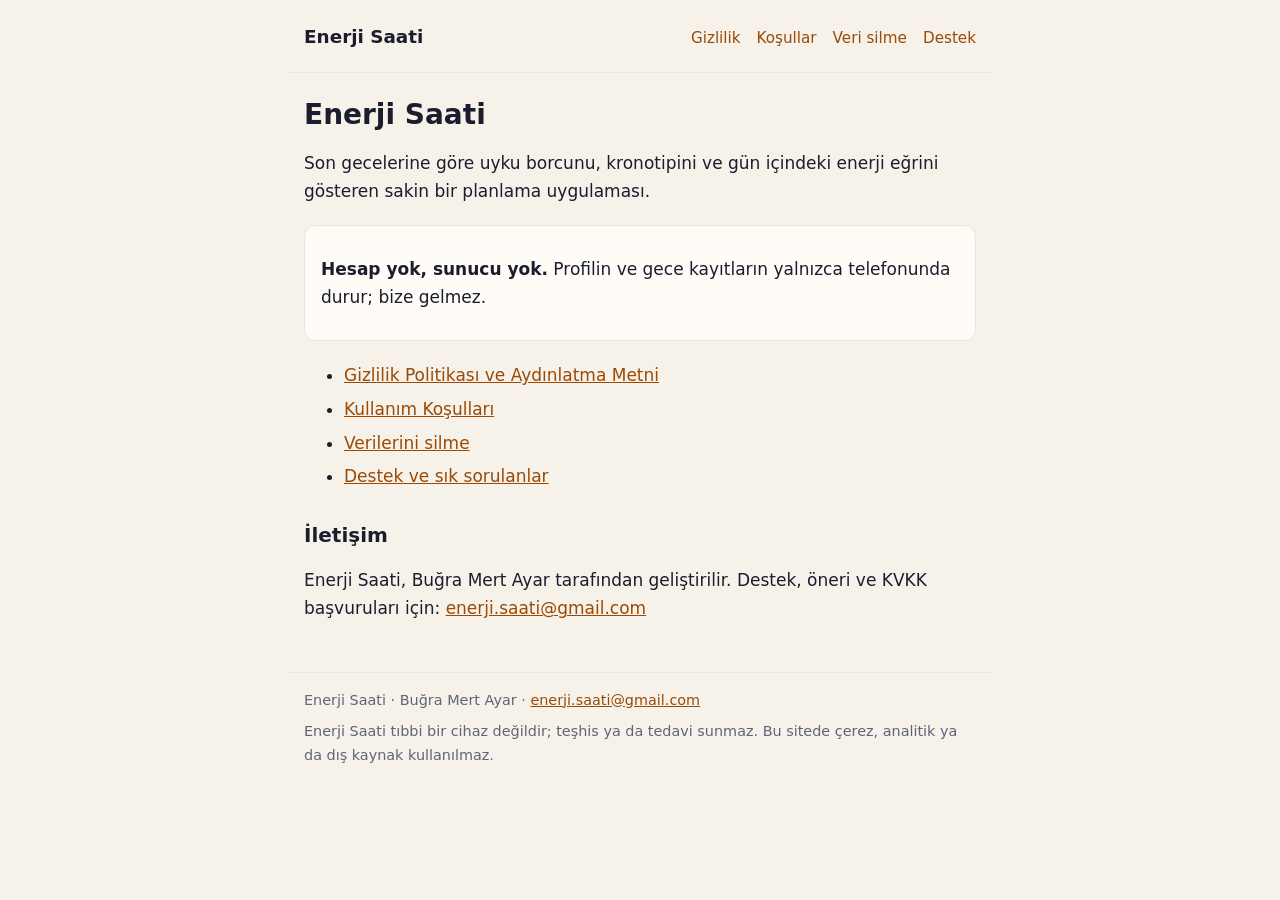
<file: index.html>
<!doctype html>
<html lang="tr">
<head>
<meta charset="utf-8">
<meta name="viewport" content="width=device-width, initial-scale=1">
<title>Enerji Saati</title>
<meta name="description" content="Enerji Saati: uyku borcunu ve gün içindeki enerji eğrini gösteren uygulama. Gizlilik politikası, kullanım koşulları ve destek.">
<link rel="stylesheet" href="style.css">
</head>
<body>
<header class="site-header">
<a class="brand" href="index.html" aria-current="page">Enerji Saati</a>
<nav aria-label="Yasal sayfalar">
<a href="gizlilik.html">Gizlilik</a>
<a href="kosullar.html">Koşullar</a>
<a href="veri-silme.html">Veri silme</a>
<a href="destek.html">Destek</a>
</nav>
</header>
<main>
<h1>Enerji Saati</h1>
<p>Son gecelerine göre uyku borcunu, kronotipini ve gün içindeki enerji eğrini gösteren sakin bir planlama uygulaması.</p>
<div class="notice">
<p><strong>Hesap yok, sunucu yok.</strong> Profilin ve gece kayıtların yalnızca telefonunda durur; bize gelmez.</p>
</div>
<ul>
<li><a href="gizlilik.html">Gizlilik Politikası ve Aydınlatma Metni</a></li>
<li><a href="kosullar.html">Kullanım Koşulları</a></li>
<li><a href="veri-silme.html">Verilerini silme</a></li>
<li><a href="destek.html">Destek ve sık sorulanlar</a></li>
</ul>
<h2>İletişim</h2>
<p>Enerji Saati, Buğra Mert Ayar tarafından geliştirilir. Destek, öneri ve KVKK başvuruları için: <a href="mailto:enerji.saati@gmail.com">enerji.saati@gmail.com</a></p>
</main>
<footer class="site-footer">
<p>Enerji Saati · Buğra Mert Ayar · <a href="mailto:enerji.saati@gmail.com">enerji.saati@gmail.com</a></p>
<p>Enerji Saati tıbbi bir cihaz değildir; teşhis ya da tedavi sunmaz. Bu sitede çerez, analitik ya da dış kaynak kullanılmaz.</p>
</footer>
</body>
</html>
</file>
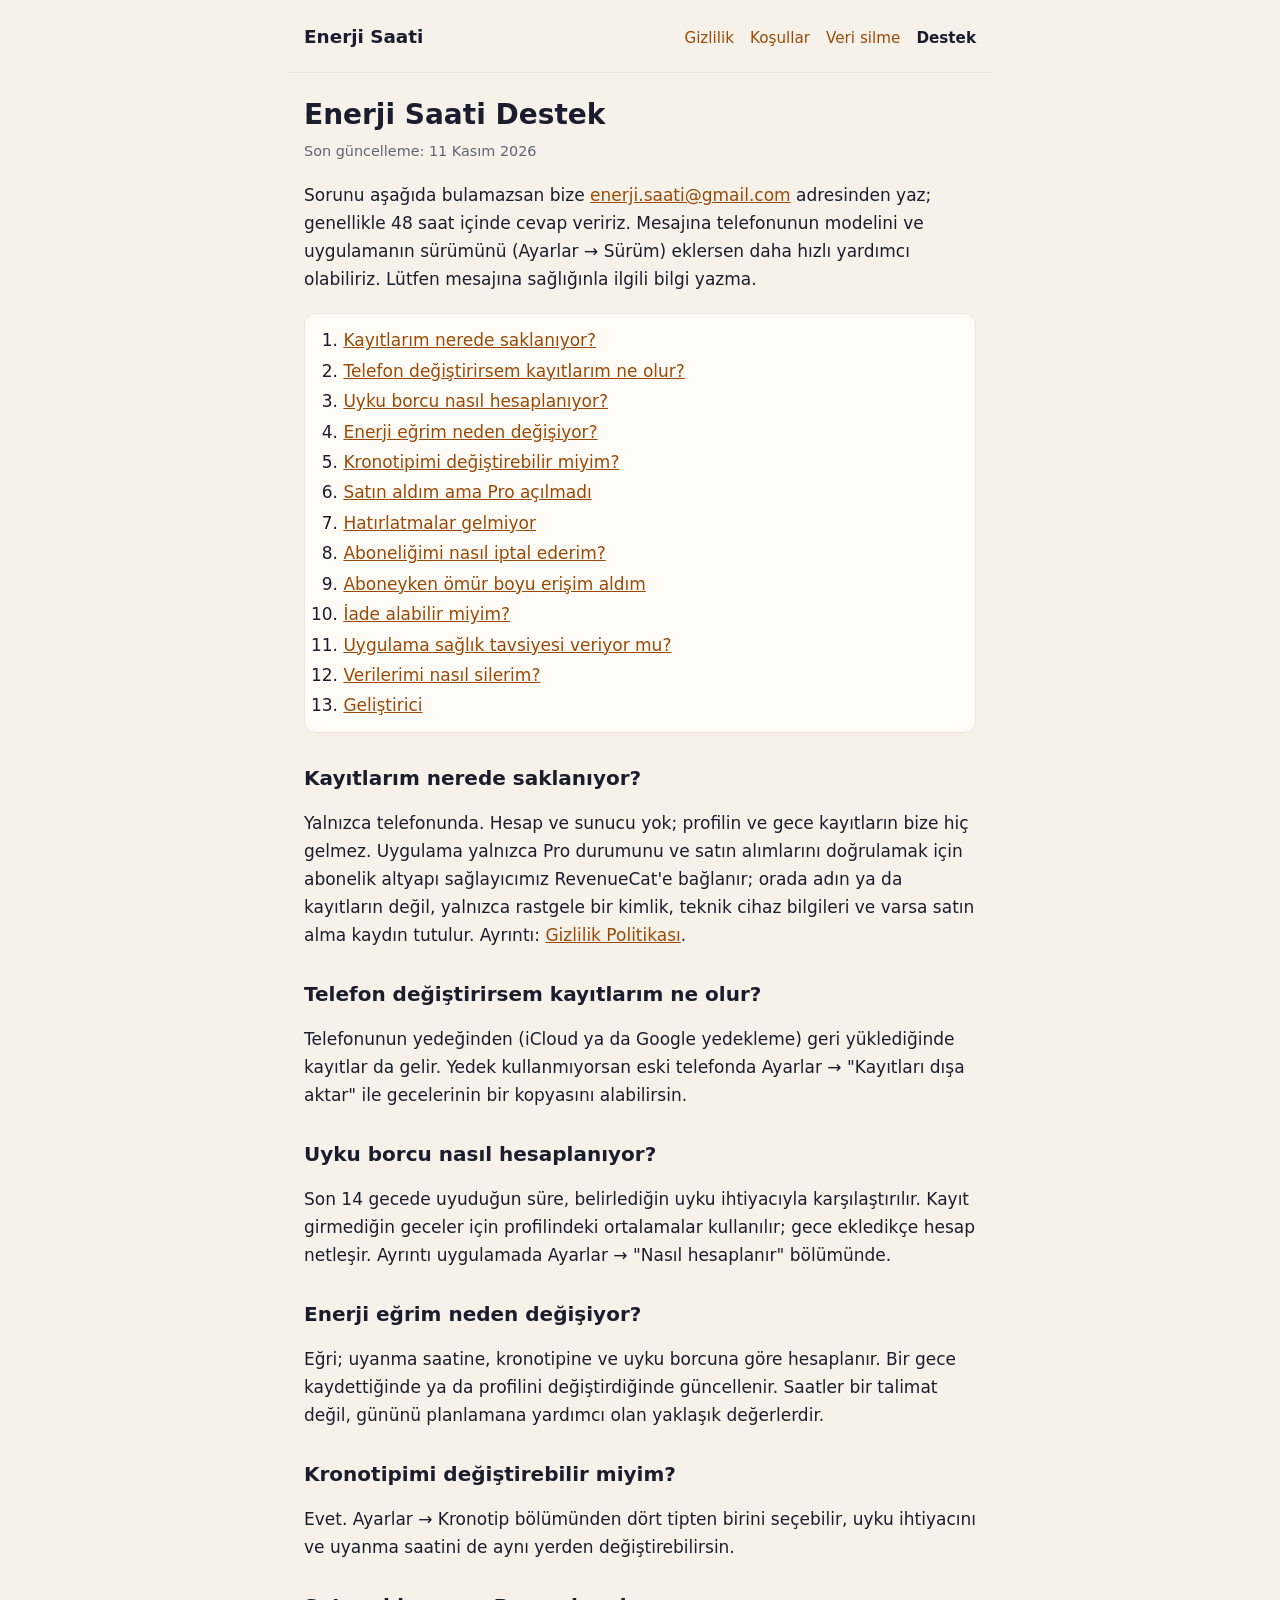
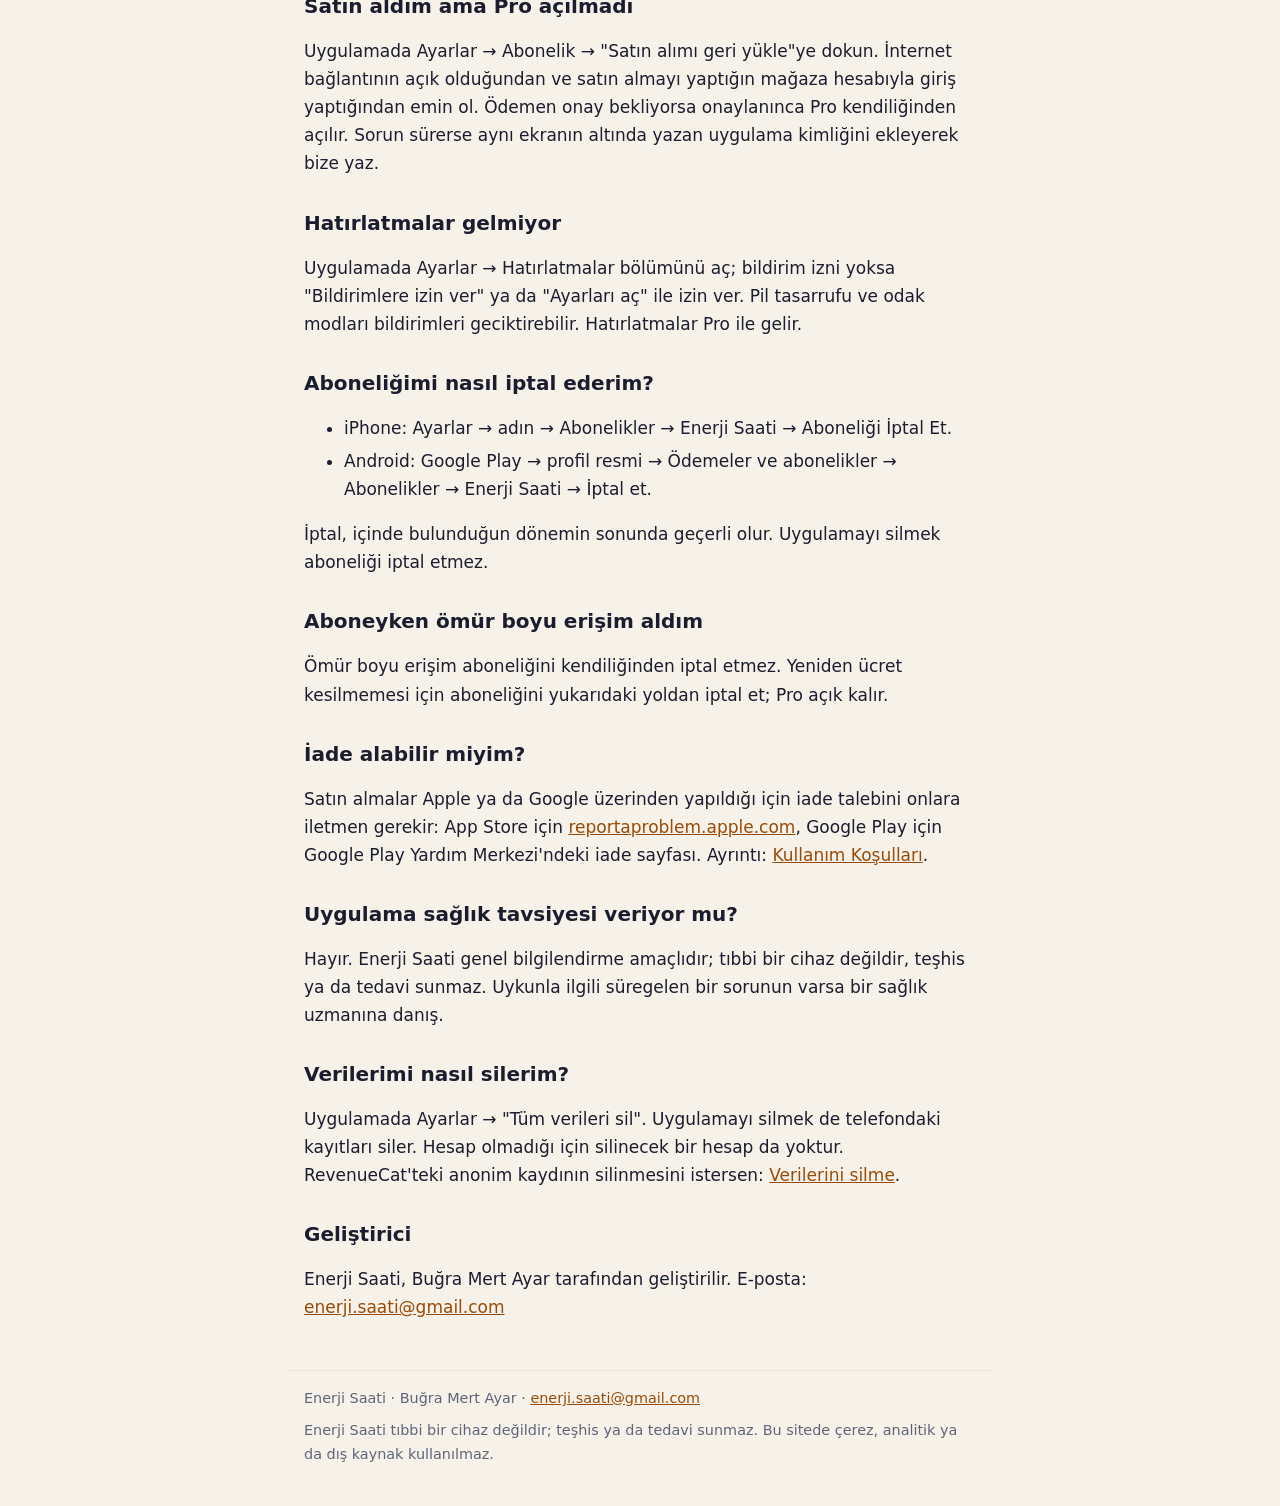
<file: destek.html>
<!doctype html>
<html lang="tr">
<head>
<meta charset="utf-8">
<meta name="viewport" content="width=device-width, initial-scale=1">
<title>Destek · Enerji Saati</title>
<meta name="description" content="Enerji Saati destek sayfası ve sık sorulan sorular. İletişim: enerji.saati@gmail.com">
<link rel="stylesheet" href="style.css">
</head>
<body>
<header class="site-header">
<a class="brand" href="index.html">Enerji Saati</a>
<nav aria-label="Yasal sayfalar">
<a href="gizlilik.html">Gizlilik</a>
<a href="kosullar.html">Koşullar</a>
<a href="veri-silme.html">Veri silme</a>
<a href="destek.html" aria-current="page">Destek</a>
</nav>
</header>
<main>
<h1>Enerji Saati Destek</h1>
<p class="meta">Son güncelleme: 11 Kasım 2026</p>
<p>Sorunu aşağıda bulamazsan bize <a href="mailto:enerji.saati@gmail.com">enerji.saati@gmail.com</a> adresinden yaz; genellikle 48 saat içinde cevap veririz. Mesajına telefonunun modelini ve uygulamanın sürümünü (Ayarlar → Sürüm) eklersen daha hızlı yardımcı olabiliriz. Lütfen mesajına sağlığınla ilgili bilgi yazma.</p>
<nav class="toc" aria-label="İçindekiler">
<ol>
<li><a href="#kayitlarim-nerede-saklaniyor">Kayıtlarım nerede saklanıyor?</a></li>
<li><a href="#telefon-degistirirsem-kayitlarim-ne-olur">Telefon değiştirirsem kayıtlarım ne olur?</a></li>
<li><a href="#uyku-borcu-nasil-hesaplaniyor">Uyku borcu nasıl hesaplanıyor?</a></li>
<li><a href="#enerji-egrim-neden-degisiyor">Enerji eğrim neden değişiyor?</a></li>
<li><a href="#kronotipimi-degistirebilir-miyim">Kronotipimi değiştirebilir miyim?</a></li>
<li><a href="#satin-aldim-ama-pro-acilmadi">Satın aldım ama Pro açılmadı</a></li>
<li><a href="#hatirlatmalar-gelmiyor">Hatırlatmalar gelmiyor</a></li>
<li><a href="#aboneligimi-nasil-iptal-ederim">Aboneliğimi nasıl iptal ederim?</a></li>
<li><a href="#aboneyken-omur-boyu-erisim-aldim">Aboneyken ömür boyu erişim aldım</a></li>
<li><a href="#iade-alabilir-miyim">İade alabilir miyim?</a></li>
<li><a href="#uygulama-saglik-tavsiyesi-veriyor-mu">Uygulama sağlık tavsiyesi veriyor mu?</a></li>
<li><a href="#verilerimi-nasil-silerim">Verilerimi nasıl silerim?</a></li>
<li><a href="#gelistirici">Geliştirici</a></li>
</ol>
</nav>
<h2 id="kayitlarim-nerede-saklaniyor">Kayıtlarım nerede saklanıyor?</h2>
<p>Yalnızca telefonunda. Hesap ve sunucu yok; profilin ve gece kayıtların bize hiç gelmez. Uygulama yalnızca Pro durumunu ve satın alımlarını doğrulamak için abonelik altyapı sağlayıcımız RevenueCat'e bağlanır; orada adın ya da kayıtların değil, yalnızca rastgele bir kimlik, teknik cihaz bilgileri ve varsa satın alma kaydın tutulur. Ayrıntı: <a href="gizlilik.html">Gizlilik Politikası</a>.</p>
<h2 id="telefon-degistirirsem-kayitlarim-ne-olur">Telefon değiştirirsem kayıtlarım ne olur?</h2>
<p>Telefonunun yedeğinden (iCloud ya da Google yedekleme) geri yüklediğinde kayıtlar da gelir. Yedek kullanmıyorsan eski telefonda Ayarlar → &quot;Kayıtları dışa aktar&quot; ile gecelerinin bir kopyasını alabilirsin.</p>
<h2 id="uyku-borcu-nasil-hesaplaniyor">Uyku borcu nasıl hesaplanıyor?</h2>
<p>Son 14 gecede uyuduğun süre, belirlediğin uyku ihtiyacıyla karşılaştırılır. Kayıt girmediğin geceler için profilindeki ortalamalar kullanılır; gece ekledikçe hesap netleşir. Ayrıntı uygulamada Ayarlar → &quot;Nasıl hesaplanır&quot; bölümünde.</p>
<h2 id="enerji-egrim-neden-degisiyor">Enerji eğrim neden değişiyor?</h2>
<p>Eğri; uyanma saatine, kronotipine ve uyku borcuna göre hesaplanır. Bir gece kaydettiğinde ya da profilini değiştirdiğinde güncellenir. Saatler bir talimat değil, gününü planlamana yardımcı olan yaklaşık değerlerdir.</p>
<h2 id="kronotipimi-degistirebilir-miyim">Kronotipimi değiştirebilir miyim?</h2>
<p>Evet. Ayarlar → Kronotip bölümünden dört tipten birini seçebilir, uyku ihtiyacını ve uyanma saatini de aynı yerden değiştirebilirsin.</p>
<h2 id="satin-aldim-ama-pro-acilmadi">Satın aldım ama Pro açılmadı</h2>
<p>Uygulamada Ayarlar → Abonelik → &quot;Satın alımı geri yükle&quot;ye dokun. İnternet bağlantının açık olduğundan ve satın almayı yaptığın mağaza hesabıyla giriş yaptığından emin ol. Ödemen onay bekliyorsa onaylanınca Pro kendiliğinden açılır. Sorun sürerse aynı ekranın altında yazan uygulama kimliğini ekleyerek bize yaz.</p>
<h2 id="hatirlatmalar-gelmiyor">Hatırlatmalar gelmiyor</h2>
<p>Uygulamada Ayarlar → Hatırlatmalar bölümünü aç; bildirim izni yoksa &quot;Bildirimlere izin ver&quot; ya da &quot;Ayarları aç&quot; ile izin ver. Pil tasarrufu ve odak modları bildirimleri geciktirebilir. Hatırlatmalar Pro ile gelir.</p>
<h2 id="aboneligimi-nasil-iptal-ederim">Aboneliğimi nasıl iptal ederim?</h2>
<ul>
<li>iPhone: Ayarlar → adın → Abonelikler → Enerji Saati → Aboneliği İptal Et.</li>
<li>Android: Google Play → profil resmi → Ödemeler ve abonelikler → Abonelikler → Enerji Saati → İptal et.</li>
</ul>
<p>İptal, içinde bulunduğun dönemin sonunda geçerli olur. Uygulamayı silmek aboneliği iptal etmez.</p>
<h2 id="aboneyken-omur-boyu-erisim-aldim">Aboneyken ömür boyu erişim aldım</h2>
<p>Ömür boyu erişim aboneliğini kendiliğinden iptal etmez. Yeniden ücret kesilmemesi için aboneliğini yukarıdaki yoldan iptal et; Pro açık kalır.</p>
<h2 id="iade-alabilir-miyim">İade alabilir miyim?</h2>
<p>Satın almalar Apple ya da Google üzerinden yapıldığı için iade talebini onlara iletmen gerekir: App Store için <a href="https://reportaproblem.apple.com">reportaproblem.apple.com</a>, Google Play için Google Play Yardım Merkezi'ndeki iade sayfası. Ayrıntı: <a href="kosullar.html">Kullanım Koşulları</a>.</p>
<h2 id="uygulama-saglik-tavsiyesi-veriyor-mu">Uygulama sağlık tavsiyesi veriyor mu?</h2>
<p>Hayır. Enerji Saati genel bilgilendirme amaçlıdır; tıbbi bir cihaz değildir, teşhis ya da tedavi sunmaz. Uykunla ilgili süregelen bir sorunun varsa bir sağlık uzmanına danış.</p>
<h2 id="verilerimi-nasil-silerim">Verilerimi nasıl silerim?</h2>
<p>Uygulamada Ayarlar → &quot;Tüm verileri sil&quot;. Uygulamayı silmek de telefondaki kayıtları siler. Hesap olmadığı için silinecek bir hesap da yoktur. RevenueCat'teki anonim kaydının silinmesini istersen: <a href="veri-silme.html">Verilerini silme</a>.</p>
<h2 id="gelistirici">Geliştirici</h2>
<p>Enerji Saati, Buğra Mert Ayar tarafından geliştirilir. E-posta: <a href="mailto:enerji.saati@gmail.com">enerji.saati@gmail.com</a></p>
</main>
<footer class="site-footer">
<p>Enerji Saati · Buğra Mert Ayar · <a href="mailto:enerji.saati@gmail.com">enerji.saati@gmail.com</a></p>
<p>Enerji Saati tıbbi bir cihaz değildir; teşhis ya da tedavi sunmaz. Bu sitede çerez, analitik ya da dış kaynak kullanılmaz.</p>
</footer>
</body>
</html>
</file>
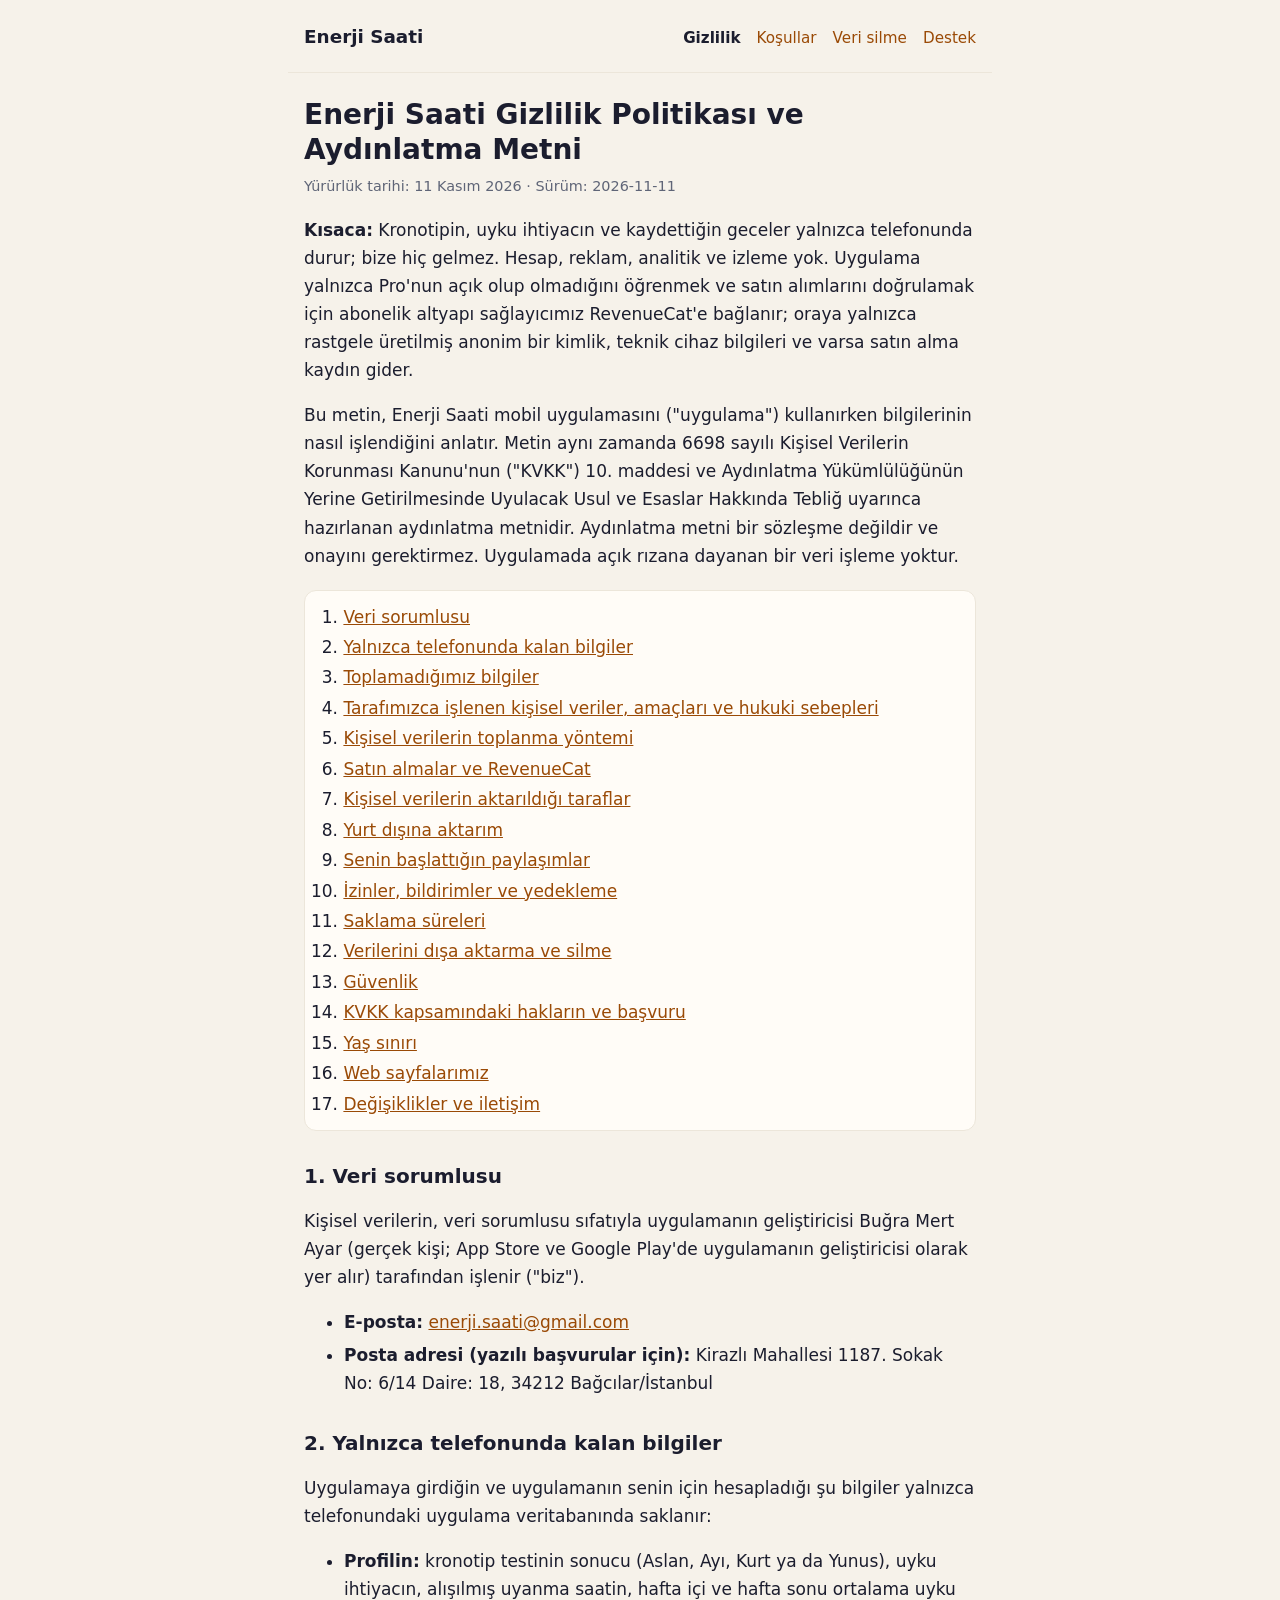
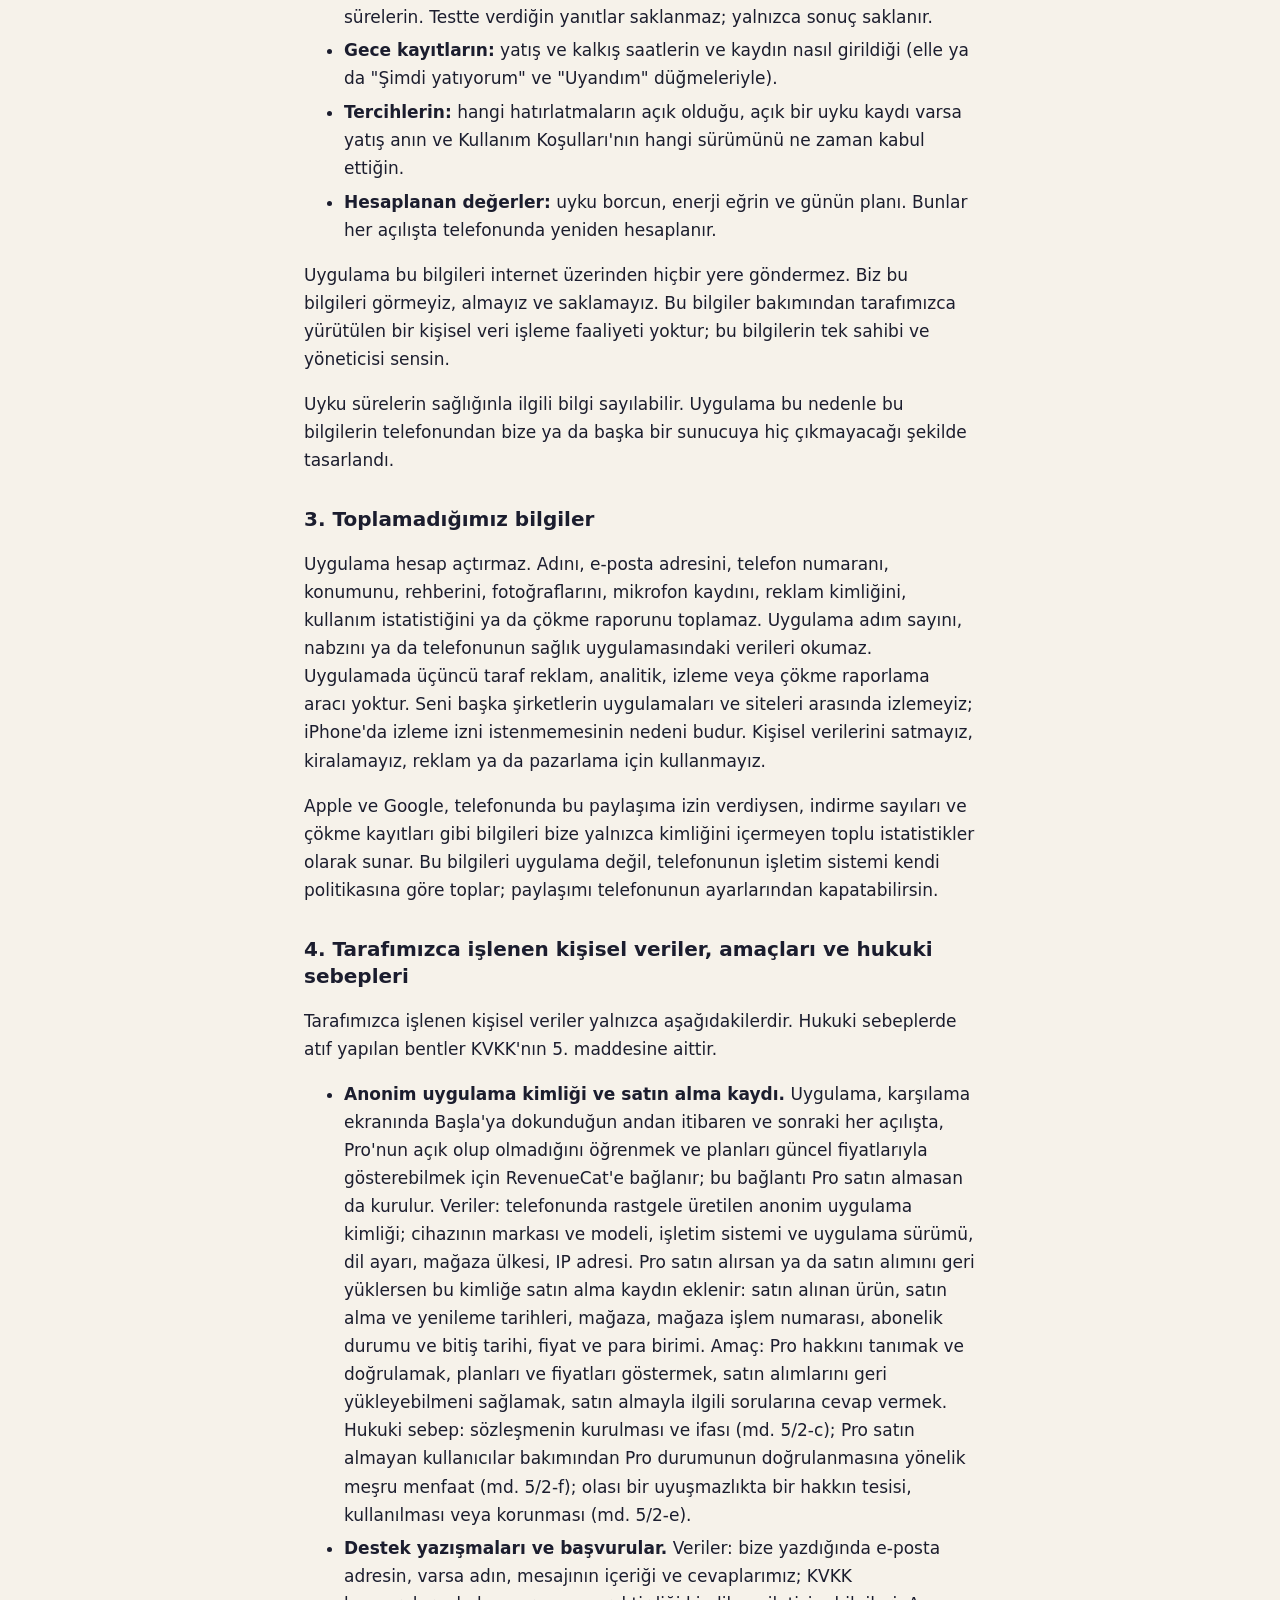
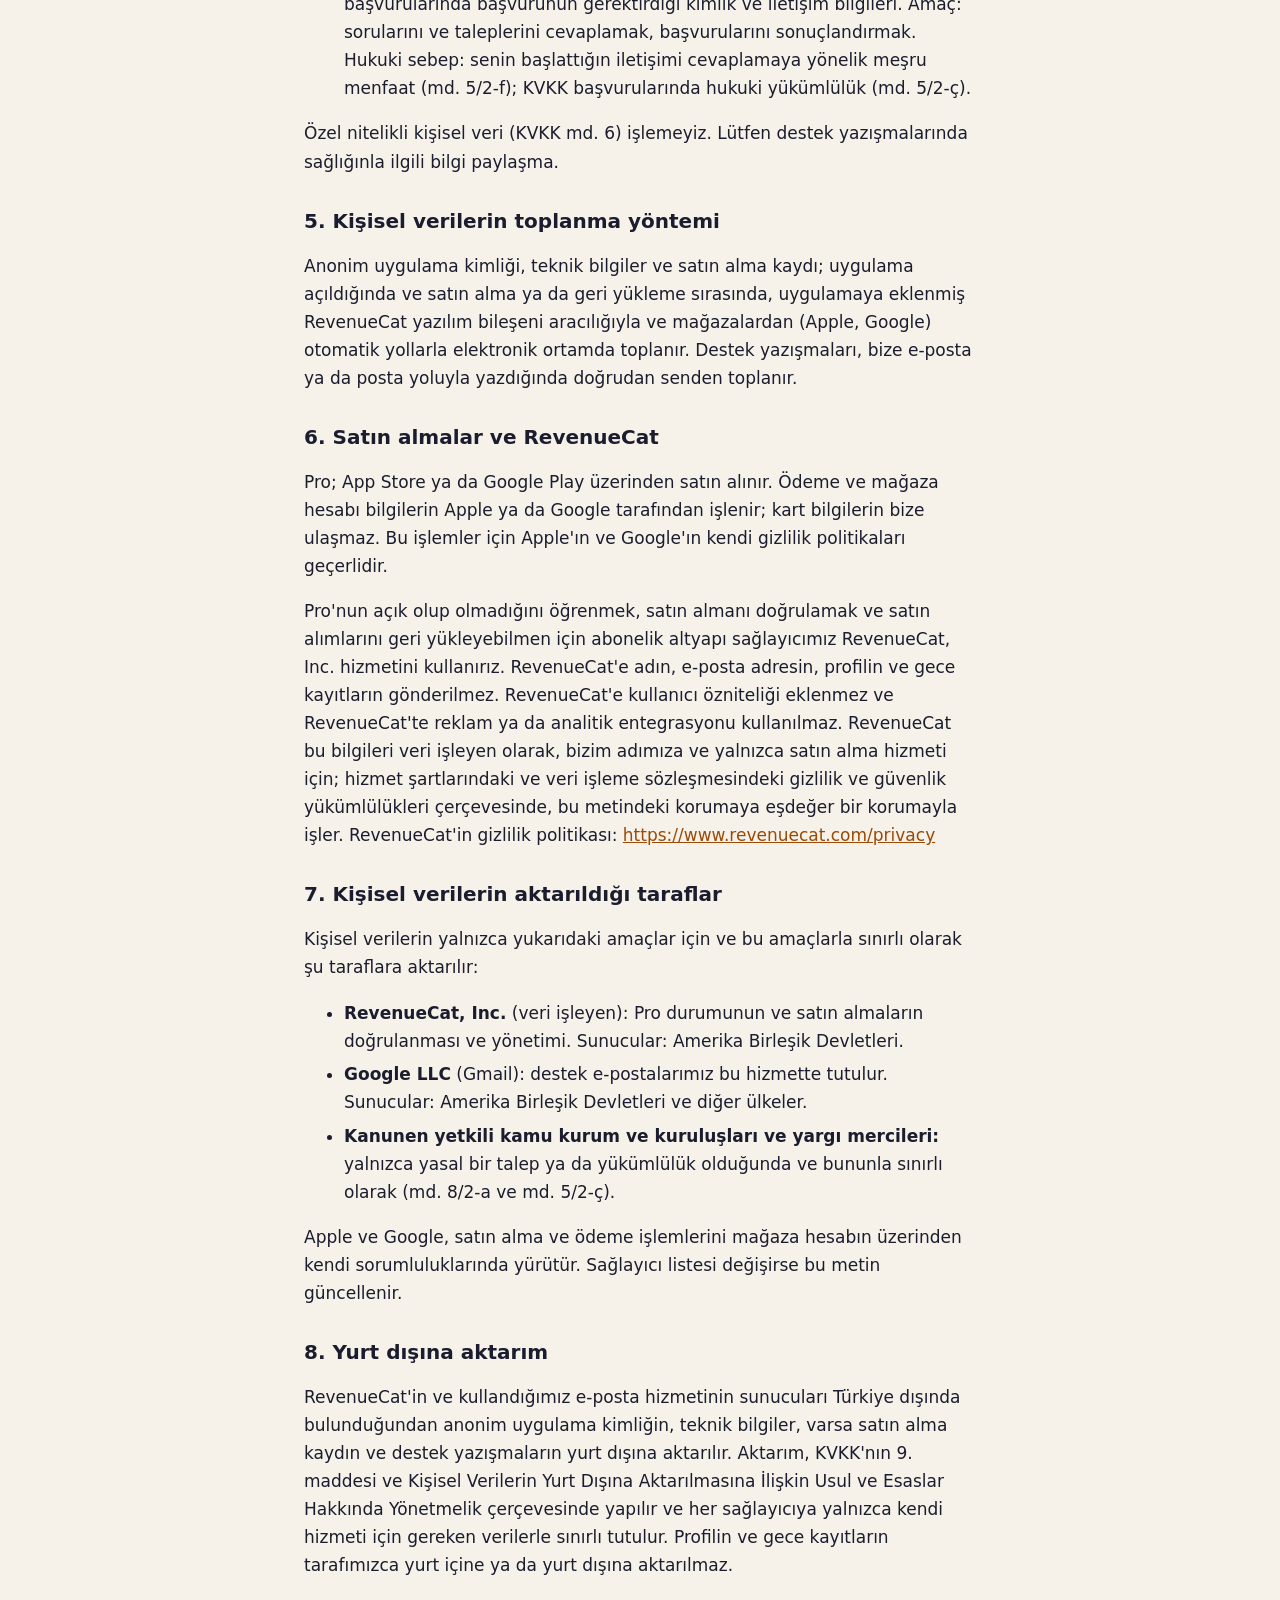
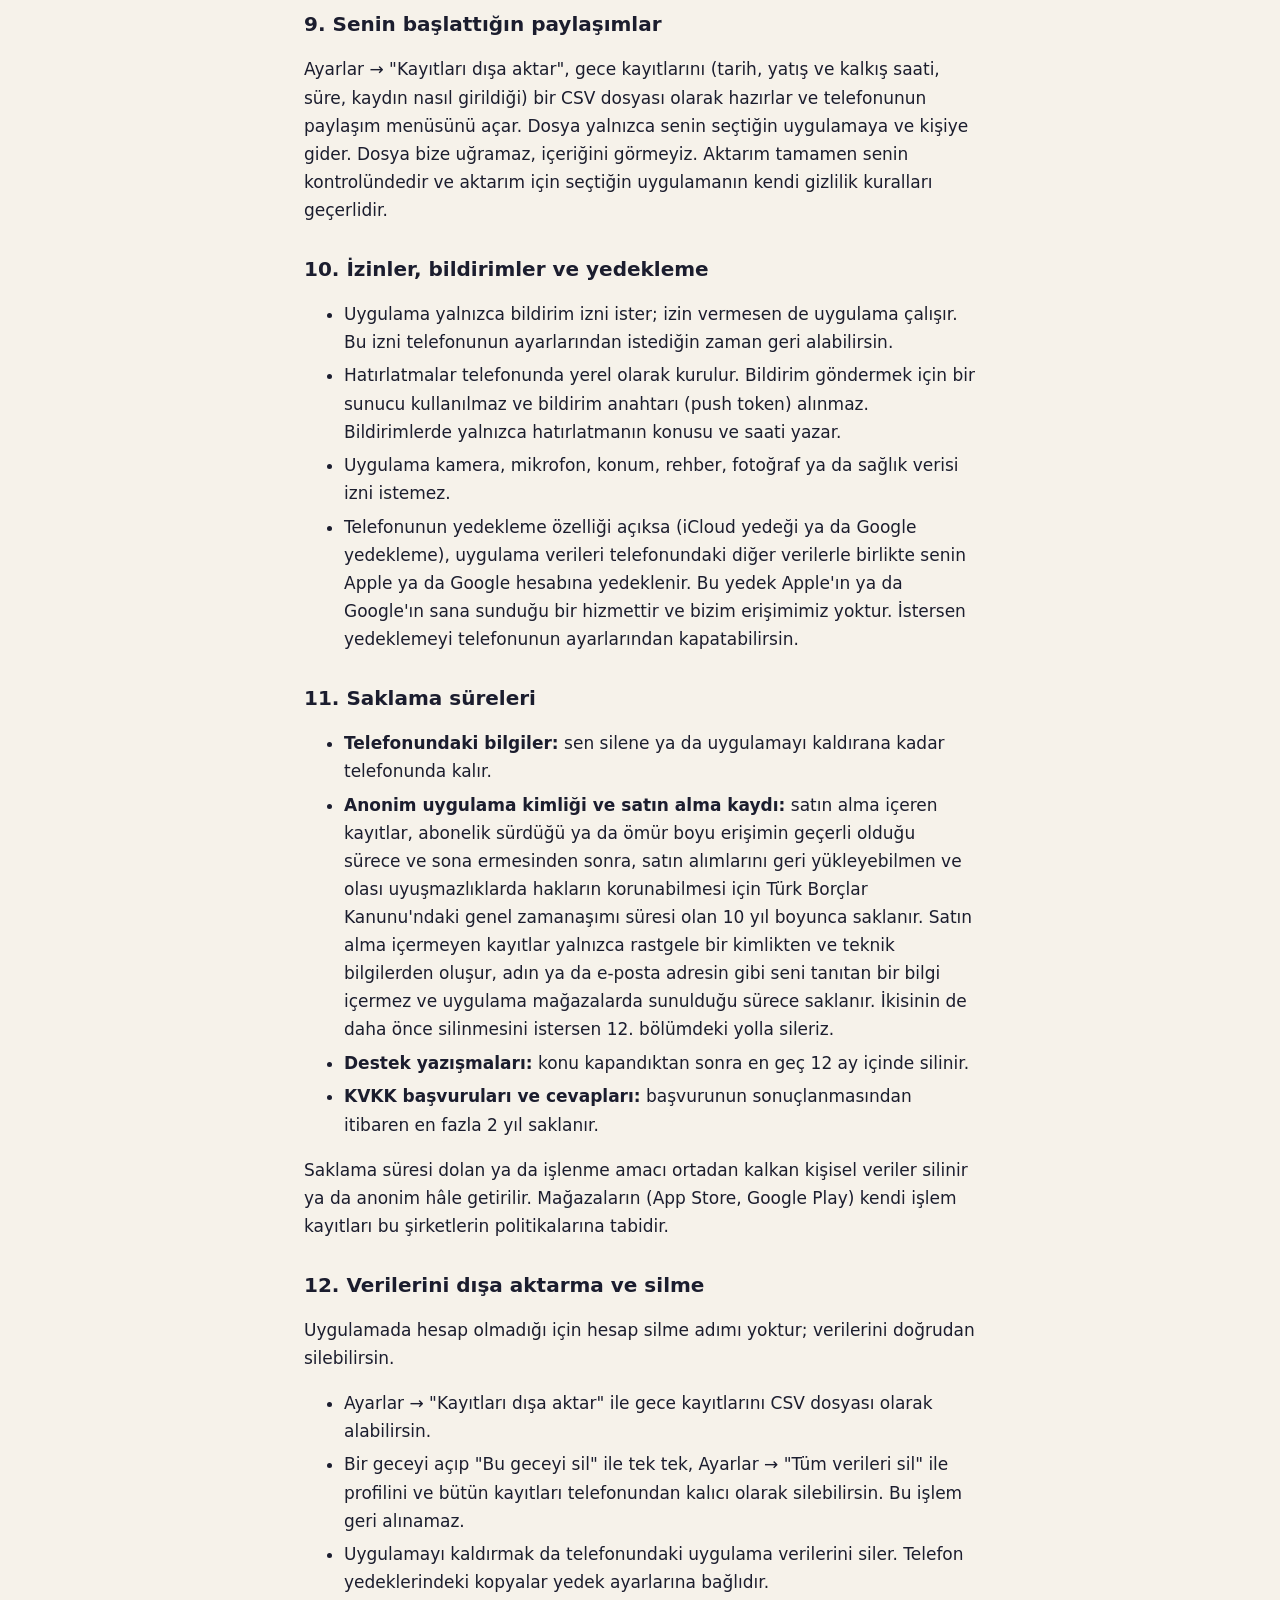
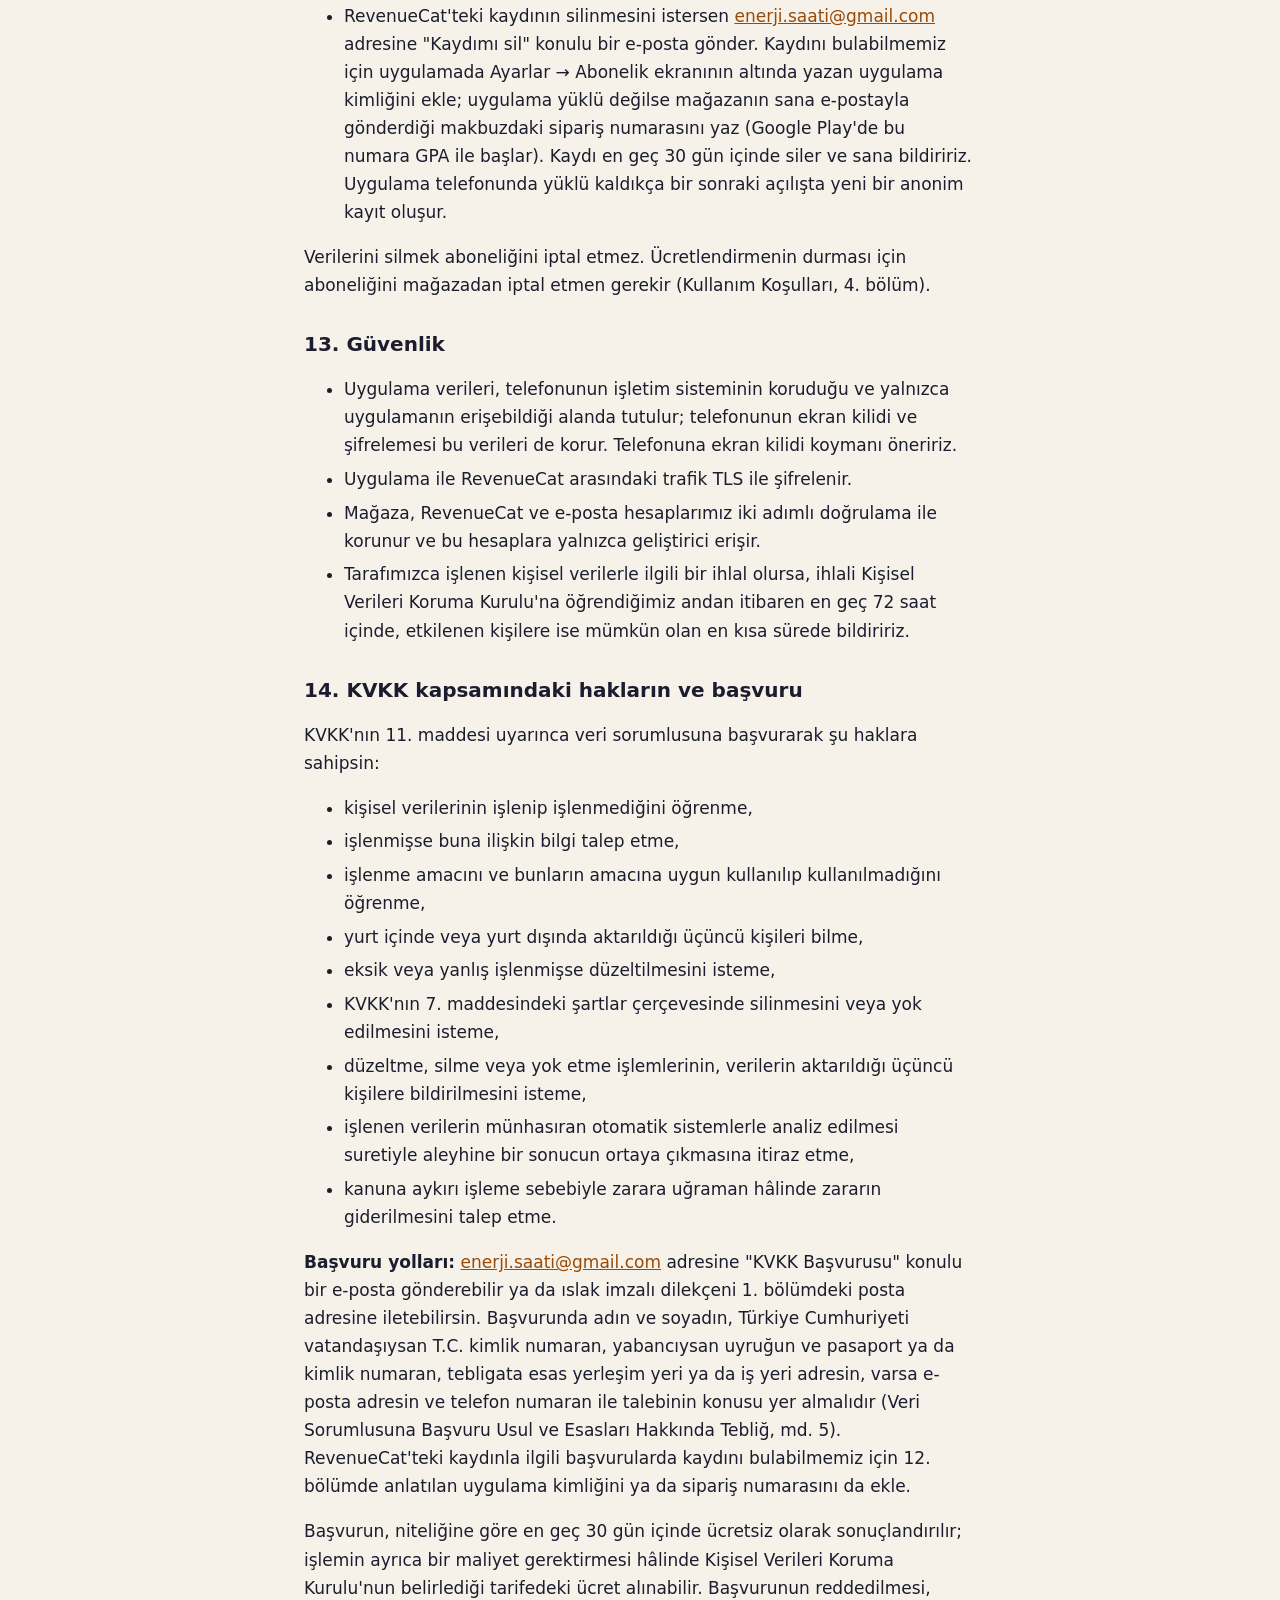
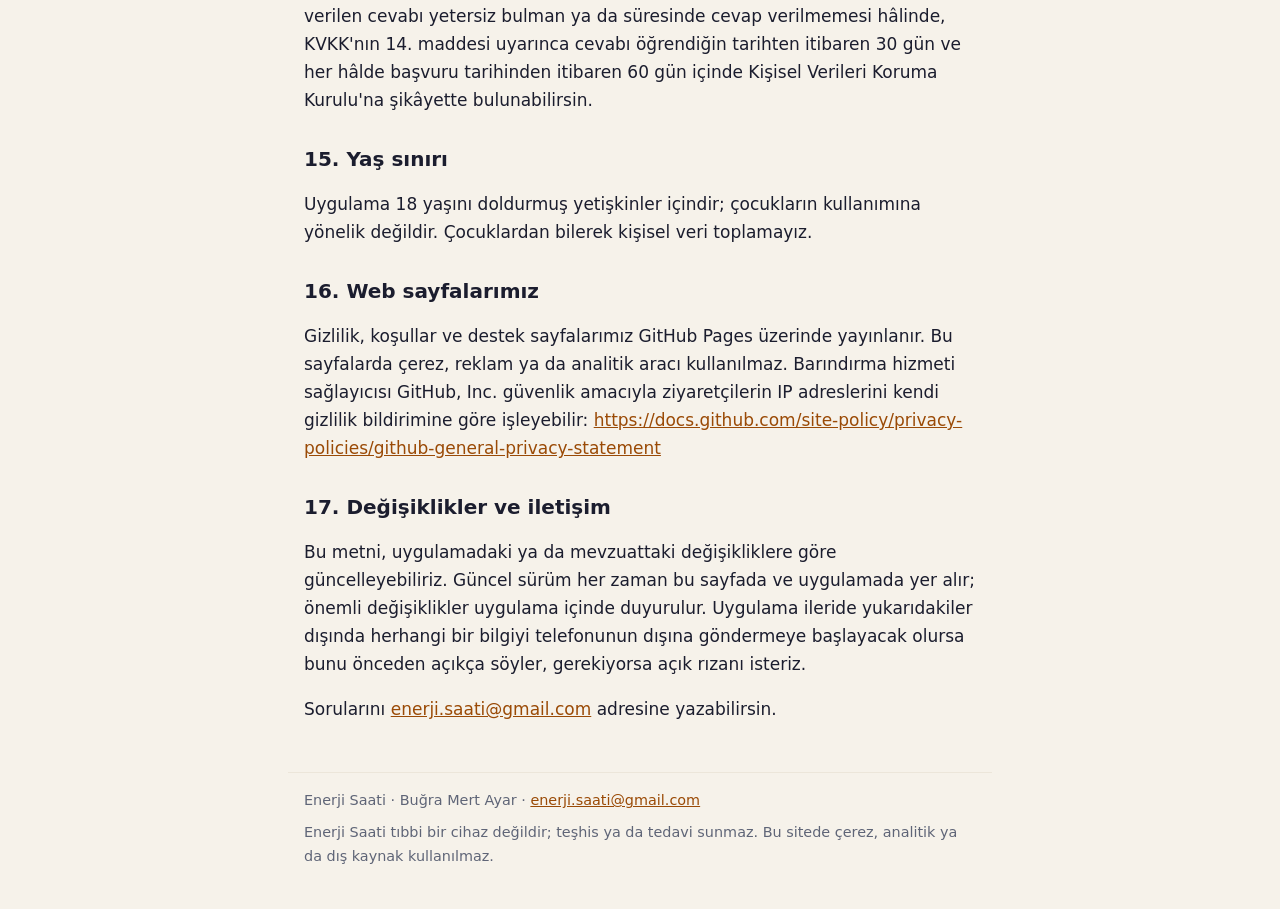
<file: gizlilik.html>
<!doctype html>
<html lang="tr">
<head>
<meta charset="utf-8">
<meta name="viewport" content="width=device-width, initial-scale=1">
<title>Gizlilik Politikası ve Aydınlatma Metni · Enerji Saati</title>
<meta name="description" content="Enerji Saati uygulamasının gizlilik politikası ve KVKK aydınlatma metni. Profil ve gece kayıtları telefonda kalır; hesap, reklam ve analitik yoktur.">
<link rel="stylesheet" href="style.css">
</head>
<body>
<header class="site-header">
<a class="brand" href="index.html">Enerji Saati</a>
<nav aria-label="Yasal sayfalar">
<a href="gizlilik.html" aria-current="page">Gizlilik</a>
<a href="kosullar.html">Koşullar</a>
<a href="veri-silme.html">Veri silme</a>
<a href="destek.html">Destek</a>
</nav>
</header>
<main>
<h1>Enerji Saati Gizlilik Politikası ve Aydınlatma Metni</h1>
<p class="meta">Yürürlük tarihi: 11 Kasım 2026 · Sürüm: 2026-11-11</p>
<p><strong>Kısaca:</strong> Kronotipin, uyku ihtiyacın ve kaydettiğin geceler yalnızca telefonunda durur; bize hiç gelmez. Hesap, reklam, analitik ve izleme yok. Uygulama yalnızca Pro'nun açık olup olmadığını öğrenmek ve satın alımlarını doğrulamak için abonelik altyapı sağlayıcımız RevenueCat'e bağlanır; oraya yalnızca rastgele üretilmiş anonim bir kimlik, teknik cihaz bilgileri ve varsa satın alma kaydın gider.</p>
<p>Bu metin, Enerji Saati mobil uygulamasını (&quot;uygulama&quot;) kullanırken bilgilerinin nasıl işlendiğini anlatır. Metin aynı zamanda 6698 sayılı Kişisel Verilerin Korunması Kanunu'nun (&quot;KVKK&quot;) 10. maddesi ve Aydınlatma Yükümlülüğünün Yerine Getirilmesinde Uyulacak Usul ve Esaslar Hakkında Tebliğ uyarınca hazırlanan aydınlatma metnidir. Aydınlatma metni bir sözleşme değildir ve onayını gerektirmez. Uygulamada açık rızana dayanan bir veri işleme yoktur.</p>
<nav class="toc" aria-label="İçindekiler">
<ol>
<li><a href="#veri-sorumlusu">Veri sorumlusu</a></li>
<li><a href="#yalnizca-telefonunda-kalan-bilgiler">Yalnızca telefonunda kalan bilgiler</a></li>
<li><a href="#toplamadigimiz-bilgiler">Toplamadığımız bilgiler</a></li>
<li><a href="#tarafimizca-islenen-kisisel-veriler-amaclari-ve-hukuki-sebepleri">Tarafımızca işlenen kişisel veriler, amaçları ve hukuki sebepleri</a></li>
<li><a href="#kisisel-verilerin-toplanma-yontemi">Kişisel verilerin toplanma yöntemi</a></li>
<li><a href="#satin-almalar-ve-revenuecat">Satın almalar ve RevenueCat</a></li>
<li><a href="#kisisel-verilerin-aktarildigi-taraflar">Kişisel verilerin aktarıldığı taraflar</a></li>
<li><a href="#yurt-disina-aktarim">Yurt dışına aktarım</a></li>
<li><a href="#senin-baslattigin-paylasimlar">Senin başlattığın paylaşımlar</a></li>
<li><a href="#izinler-bildirimler-ve-yedekleme">İzinler, bildirimler ve yedekleme</a></li>
<li><a href="#saklama-sureleri">Saklama süreleri</a></li>
<li><a href="#verilerini-disa-aktarma-ve-silme">Verilerini dışa aktarma ve silme</a></li>
<li><a href="#guvenlik">Güvenlik</a></li>
<li><a href="#kvkk-kapsamindaki-haklarin-ve-basvuru">KVKK kapsamındaki hakların ve başvuru</a></li>
<li><a href="#yas-siniri">Yaş sınırı</a></li>
<li><a href="#web-sayfalarimiz">Web sayfalarımız</a></li>
<li><a href="#degisiklikler-ve-iletisim">Değişiklikler ve iletişim</a></li>
</ol>
</nav>
<h2 id="veri-sorumlusu">1. Veri sorumlusu</h2>
<p>Kişisel verilerin, veri sorumlusu sıfatıyla uygulamanın geliştiricisi Buğra Mert Ayar (gerçek kişi; App Store ve Google Play'de uygulamanın geliştiricisi olarak yer alır) tarafından işlenir (&quot;biz&quot;).</p>
<ul>
<li><strong>E-posta:</strong> <a href="mailto:enerji.saati@gmail.com">enerji.saati@gmail.com</a></li>
<li><strong>Posta adresi (yazılı başvurular için):</strong> Kirazlı Mahallesi 1187. Sokak No: 6/14 Daire: 18, 34212 Bağcılar/İstanbul</li>
</ul>
<h2 id="yalnizca-telefonunda-kalan-bilgiler">2. Yalnızca telefonunda kalan bilgiler</h2>
<p>Uygulamaya girdiğin ve uygulamanın senin için hesapladığı şu bilgiler yalnızca telefonundaki uygulama veritabanında saklanır:</p>
<ul>
<li><strong>Profilin:</strong> kronotip testinin sonucu (Aslan, Ayı, Kurt ya da Yunus), uyku ihtiyacın, alışılmış uyanma saatin, hafta içi ve hafta sonu ortalama uyku sürelerin. Testte verdiğin yanıtlar saklanmaz; yalnızca sonuç saklanır.</li>
<li><strong>Gece kayıtların:</strong> yatış ve kalkış saatlerin ve kaydın nasıl girildiği (elle ya da &quot;Şimdi yatıyorum&quot; ve &quot;Uyandım&quot; düğmeleriyle).</li>
<li><strong>Tercihlerin:</strong> hangi hatırlatmaların açık olduğu, açık bir uyku kaydı varsa yatış anın ve Kullanım Koşulları'nın hangi sürümünü ne zaman kabul ettiğin.</li>
<li><strong>Hesaplanan değerler:</strong> uyku borcun, enerji eğrin ve günün planı. Bunlar her açılışta telefonunda yeniden hesaplanır.</li>
</ul>
<p>Uygulama bu bilgileri internet üzerinden hiçbir yere göndermez. Biz bu bilgileri görmeyiz, almayız ve saklamayız. Bu bilgiler bakımından tarafımızca yürütülen bir kişisel veri işleme faaliyeti yoktur; bu bilgilerin tek sahibi ve yöneticisi sensin.</p>
<p>Uyku sürelerin sağlığınla ilgili bilgi sayılabilir. Uygulama bu nedenle bu bilgilerin telefonundan bize ya da başka bir sunucuya hiç çıkmayacağı şekilde tasarlandı.</p>
<h2 id="toplamadigimiz-bilgiler">3. Toplamadığımız bilgiler</h2>
<p>Uygulama hesap açtırmaz. Adını, e-posta adresini, telefon numaranı, konumunu, rehberini, fotoğraflarını, mikrofon kaydını, reklam kimliğini, kullanım istatistiğini ya da çökme raporunu toplamaz. Uygulama adım sayını, nabzını ya da telefonunun sağlık uygulamasındaki verileri okumaz. Uygulamada üçüncü taraf reklam, analitik, izleme veya çökme raporlama aracı yoktur. Seni başka şirketlerin uygulamaları ve siteleri arasında izlemeyiz; iPhone'da izleme izni istenmemesinin nedeni budur. Kişisel verilerini satmayız, kiralamayız, reklam ya da pazarlama için kullanmayız.</p>
<p>Apple ve Google, telefonunda bu paylaşıma izin verdiysen, indirme sayıları ve çökme kayıtları gibi bilgileri bize yalnızca kimliğini içermeyen toplu istatistikler olarak sunar. Bu bilgileri uygulama değil, telefonunun işletim sistemi kendi politikasına göre toplar; paylaşımı telefonunun ayarlarından kapatabilirsin.</p>
<h2 id="tarafimizca-islenen-kisisel-veriler-amaclari-ve-hukuki-sebepleri">4. Tarafımızca işlenen kişisel veriler, amaçları ve hukuki sebepleri</h2>
<p>Tarafımızca işlenen kişisel veriler yalnızca aşağıdakilerdir. Hukuki sebeplerde atıf yapılan bentler KVKK'nın 5. maddesine aittir.</p>
<ul>
<li><strong>Anonim uygulama kimliği ve satın alma kaydı.</strong> Uygulama, karşılama ekranında Başla'ya dokunduğun andan itibaren ve sonraki her açılışta, Pro'nun açık olup olmadığını öğrenmek ve planları güncel fiyatlarıyla gösterebilmek için RevenueCat'e bağlanır; bu bağlantı Pro satın almasan da kurulur. Veriler: telefonunda rastgele üretilen anonim uygulama kimliği; cihazının markası ve modeli, işletim sistemi ve uygulama sürümü, dil ayarı, mağaza ülkesi, IP adresi. Pro satın alırsan ya da satın alımını geri yüklersen bu kimliğe satın alma kaydın eklenir: satın alınan ürün, satın alma ve yenileme tarihleri, mağaza, mağaza işlem numarası, abonelik durumu ve bitiş tarihi, fiyat ve para birimi. Amaç: Pro hakkını tanımak ve doğrulamak, planları ve fiyatları göstermek, satın alımlarını geri yükleyebilmeni sağlamak, satın almayla ilgili sorularına cevap vermek. Hukuki sebep: sözleşmenin kurulması ve ifası (md. 5/2-c); Pro satın almayan kullanıcılar bakımından Pro durumunun doğrulanmasına yönelik meşru menfaat (md. 5/2-f); olası bir uyuşmazlıkta bir hakkın tesisi, kullanılması veya korunması (md. 5/2-e).</li>
<li><strong>Destek yazışmaları ve başvurular.</strong> Veriler: bize yazdığında e-posta adresin, varsa adın, mesajının içeriği ve cevaplarımız; KVKK başvurularında başvurunun gerektirdiği kimlik ve iletişim bilgileri. Amaç: sorularını ve taleplerini cevaplamak, başvurularını sonuçlandırmak. Hukuki sebep: senin başlattığın iletişimi cevaplamaya yönelik meşru menfaat (md. 5/2-f); KVKK başvurularında hukuki yükümlülük (md. 5/2-ç).</li>
</ul>
<p>Özel nitelikli kişisel veri (KVKK md. 6) işlemeyiz. Lütfen destek yazışmalarında sağlığınla ilgili bilgi paylaşma.</p>
<h2 id="kisisel-verilerin-toplanma-yontemi">5. Kişisel verilerin toplanma yöntemi</h2>
<p>Anonim uygulama kimliği, teknik bilgiler ve satın alma kaydı; uygulama açıldığında ve satın alma ya da geri yükleme sırasında, uygulamaya eklenmiş RevenueCat yazılım bileşeni aracılığıyla ve mağazalardan (Apple, Google) otomatik yollarla elektronik ortamda toplanır. Destek yazışmaları, bize e-posta ya da posta yoluyla yazdığında doğrudan senden toplanır.</p>
<h2 id="satin-almalar-ve-revenuecat">6. Satın almalar ve RevenueCat</h2>
<p>Pro; App Store ya da Google Play üzerinden satın alınır. Ödeme ve mağaza hesabı bilgilerin Apple ya da Google tarafından işlenir; kart bilgilerin bize ulaşmaz. Bu işlemler için Apple'ın ve Google'ın kendi gizlilik politikaları geçerlidir.</p>
<p>Pro'nun açık olup olmadığını öğrenmek, satın almanı doğrulamak ve satın alımlarını geri yükleyebilmen için abonelik altyapı sağlayıcımız RevenueCat, Inc. hizmetini kullanırız. RevenueCat'e adın, e-posta adresin, profilin ve gece kayıtların gönderilmez. RevenueCat'e kullanıcı özniteliği eklenmez ve RevenueCat'te reklam ya da analitik entegrasyonu kullanılmaz. RevenueCat bu bilgileri veri işleyen olarak, bizim adımıza ve yalnızca satın alma hizmeti için; hizmet şartlarındaki ve veri işleme sözleşmesindeki gizlilik ve güvenlik yükümlülükleri çerçevesinde, bu metindeki korumaya eşdeğer bir korumayla işler. RevenueCat'in gizlilik politikası: <a href="https://www.revenuecat.com/privacy">https://www.revenuecat.com/privacy</a></p>
<h2 id="kisisel-verilerin-aktarildigi-taraflar">7. Kişisel verilerin aktarıldığı taraflar</h2>
<p>Kişisel verilerin yalnızca yukarıdaki amaçlar için ve bu amaçlarla sınırlı olarak şu taraflara aktarılır:</p>
<ul>
<li><strong>RevenueCat, Inc.</strong> (veri işleyen): Pro durumunun ve satın almaların doğrulanması ve yönetimi. Sunucular: Amerika Birleşik Devletleri.</li>
<li><strong>Google LLC</strong> (Gmail): destek e-postalarımız bu hizmette tutulur. Sunucular: Amerika Birleşik Devletleri ve diğer ülkeler.</li>
<li><strong>Kanunen yetkili kamu kurum ve kuruluşları ve yargı mercileri:</strong> yalnızca yasal bir talep ya da yükümlülük olduğunda ve bununla sınırlı olarak (md. 8/2-a ve md. 5/2-ç).</li>
</ul>
<p>Apple ve Google, satın alma ve ödeme işlemlerini mağaza hesabın üzerinden kendi sorumluluklarında yürütür. Sağlayıcı listesi değişirse bu metin güncellenir.</p>
<h2 id="yurt-disina-aktarim">8. Yurt dışına aktarım</h2>
<p>RevenueCat'in ve kullandığımız e-posta hizmetinin sunucuları Türkiye dışında bulunduğundan anonim uygulama kimliğin, teknik bilgiler, varsa satın alma kaydın ve destek yazışmaların yurt dışına aktarılır. Aktarım, KVKK'nın 9. maddesi ve Kişisel Verilerin Yurt Dışına Aktarılmasına İlişkin Usul ve Esaslar Hakkında Yönetmelik çerçevesinde yapılır ve her sağlayıcıya yalnızca kendi hizmeti için gereken verilerle sınırlı tutulur. Profilin ve gece kayıtların tarafımızca yurt içine ya da yurt dışına aktarılmaz.</p>
<h2 id="senin-baslattigin-paylasimlar">9. Senin başlattığın paylaşımlar</h2>
<p>Ayarlar → &quot;Kayıtları dışa aktar&quot;, gece kayıtlarını (tarih, yatış ve kalkış saati, süre, kaydın nasıl girildiği) bir CSV dosyası olarak hazırlar ve telefonunun paylaşım menüsünü açar. Dosya yalnızca senin seçtiğin uygulamaya ve kişiye gider. Dosya bize uğramaz, içeriğini görmeyiz. Aktarım tamamen senin kontrolündedir ve aktarım için seçtiğin uygulamanın kendi gizlilik kuralları geçerlidir.</p>
<h2 id="izinler-bildirimler-ve-yedekleme">10. İzinler, bildirimler ve yedekleme</h2>
<ul>
<li>Uygulama yalnızca bildirim izni ister; izin vermesen de uygulama çalışır. Bu izni telefonunun ayarlarından istediğin zaman geri alabilirsin.</li>
<li>Hatırlatmalar telefonunda yerel olarak kurulur. Bildirim göndermek için bir sunucu kullanılmaz ve bildirim anahtarı (push token) alınmaz. Bildirimlerde yalnızca hatırlatmanın konusu ve saati yazar.</li>
<li>Uygulama kamera, mikrofon, konum, rehber, fotoğraf ya da sağlık verisi izni istemez.</li>
<li>Telefonunun yedekleme özelliği açıksa (iCloud yedeği ya da Google yedekleme), uygulama verileri telefonundaki diğer verilerle birlikte senin Apple ya da Google hesabına yedeklenir. Bu yedek Apple'ın ya da Google'ın sana sunduğu bir hizmettir ve bizim erişimimiz yoktur. İstersen yedeklemeyi telefonunun ayarlarından kapatabilirsin.</li>
</ul>
<h2 id="saklama-sureleri">11. Saklama süreleri</h2>
<ul>
<li><strong>Telefonundaki bilgiler:</strong> sen silene ya da uygulamayı kaldırana kadar telefonunda kalır.</li>
<li><strong>Anonim uygulama kimliği ve satın alma kaydı:</strong> satın alma içeren kayıtlar, abonelik sürdüğü ya da ömür boyu erişimin geçerli olduğu sürece ve sona ermesinden sonra, satın alımlarını geri yükleyebilmen ve olası uyuşmazlıklarda hakların korunabilmesi için Türk Borçlar Kanunu'ndaki genel zamanaşımı süresi olan 10 yıl boyunca saklanır. Satın alma içermeyen kayıtlar yalnızca rastgele bir kimlikten ve teknik bilgilerden oluşur, adın ya da e-posta adresin gibi seni tanıtan bir bilgi içermez ve uygulama mağazalarda sunulduğu sürece saklanır. İkisinin de daha önce silinmesini istersen 12. bölümdeki yolla sileriz.</li>
<li><strong>Destek yazışmaları:</strong> konu kapandıktan sonra en geç 12 ay içinde silinir.</li>
<li><strong>KVKK başvuruları ve cevapları:</strong> başvurunun sonuçlanmasından itibaren en fazla 2 yıl saklanır.</li>
</ul>
<p>Saklama süresi dolan ya da işlenme amacı ortadan kalkan kişisel veriler silinir ya da anonim hâle getirilir. Mağazaların (App Store, Google Play) kendi işlem kayıtları bu şirketlerin politikalarına tabidir.</p>
<h2 id="verilerini-disa-aktarma-ve-silme">12. Verilerini dışa aktarma ve silme</h2>
<p>Uygulamada hesap olmadığı için hesap silme adımı yoktur; verilerini doğrudan silebilirsin.</p>
<ul>
<li>Ayarlar → &quot;Kayıtları dışa aktar&quot; ile gece kayıtlarını CSV dosyası olarak alabilirsin.</li>
<li>Bir geceyi açıp &quot;Bu geceyi sil&quot; ile tek tek, Ayarlar → &quot;Tüm verileri sil&quot; ile profilini ve bütün kayıtları telefonundan kalıcı olarak silebilirsin. Bu işlem geri alınamaz.</li>
<li>Uygulamayı kaldırmak da telefonundaki uygulama verilerini siler. Telefon yedeklerindeki kopyalar yedek ayarlarına bağlıdır.</li>
<li>RevenueCat'teki kaydının silinmesini istersen <a href="mailto:enerji.saati@gmail.com">enerji.saati@gmail.com</a> adresine &quot;Kaydımı sil&quot; konulu bir e-posta gönder. Kaydını bulabilmemiz için uygulamada Ayarlar → Abonelik ekranının altında yazan uygulama kimliğini ekle; uygulama yüklü değilse mağazanın sana e-postayla gönderdiği makbuzdaki sipariş numarasını yaz (Google Play'de bu numara GPA ile başlar). Kaydı en geç 30 gün içinde siler ve sana bildiririz. Uygulama telefonunda yüklü kaldıkça bir sonraki açılışta yeni bir anonim kayıt oluşur.</li>
</ul>
<p>Verilerini silmek aboneliğini iptal etmez. Ücretlendirmenin durması için aboneliğini mağazadan iptal etmen gerekir (Kullanım Koşulları, 4. bölüm).</p>
<h2 id="guvenlik">13. Güvenlik</h2>
<ul>
<li>Uygulama verileri, telefonunun işletim sisteminin koruduğu ve yalnızca uygulamanın erişebildiği alanda tutulur; telefonunun ekran kilidi ve şifrelemesi bu verileri de korur. Telefonuna ekran kilidi koymanı öneririz.</li>
<li>Uygulama ile RevenueCat arasındaki trafik TLS ile şifrelenir.</li>
<li>Mağaza, RevenueCat ve e-posta hesaplarımız iki adımlı doğrulama ile korunur ve bu hesaplara yalnızca geliştirici erişir.</li>
<li>Tarafımızca işlenen kişisel verilerle ilgili bir ihlal olursa, ihlali Kişisel Verileri Koruma Kurulu'na öğrendiğimiz andan itibaren en geç 72 saat içinde, etkilenen kişilere ise mümkün olan en kısa sürede bildiririz.</li>
</ul>
<h2 id="kvkk-kapsamindaki-haklarin-ve-basvuru">14. KVKK kapsamındaki hakların ve başvuru</h2>
<p>KVKK'nın 11. maddesi uyarınca veri sorumlusuna başvurarak şu haklara sahipsin:</p>
<ul>
<li>kişisel verilerinin işlenip işlenmediğini öğrenme,</li>
<li>işlenmişse buna ilişkin bilgi talep etme,</li>
<li>işlenme amacını ve bunların amacına uygun kullanılıp kullanılmadığını öğrenme,</li>
<li>yurt içinde veya yurt dışında aktarıldığı üçüncü kişileri bilme,</li>
<li>eksik veya yanlış işlenmişse düzeltilmesini isteme,</li>
<li>KVKK'nın 7. maddesindeki şartlar çerçevesinde silinmesini veya yok edilmesini isteme,</li>
<li>düzeltme, silme veya yok etme işlemlerinin, verilerin aktarıldığı üçüncü kişilere bildirilmesini isteme,</li>
<li>işlenen verilerin münhasıran otomatik sistemlerle analiz edilmesi suretiyle aleyhine bir sonucun ortaya çıkmasına itiraz etme,</li>
<li>kanuna aykırı işleme sebebiyle zarara uğraman hâlinde zararın giderilmesini talep etme.</li>
</ul>
<p><strong>Başvuru yolları:</strong> <a href="mailto:enerji.saati@gmail.com">enerji.saati@gmail.com</a> adresine &quot;KVKK Başvurusu&quot; konulu bir e-posta gönderebilir ya da ıslak imzalı dilekçeni 1. bölümdeki posta adresine iletebilirsin. Başvurunda adın ve soyadın, Türkiye Cumhuriyeti vatandaşıysan T.C. kimlik numaran, yabancıysan uyruğun ve pasaport ya da kimlik numaran, tebligata esas yerleşim yeri ya da iş yeri adresin, varsa e-posta adresin ve telefon numaran ile talebinin konusu yer almalıdır (Veri Sorumlusuna Başvuru Usul ve Esasları Hakkında Tebliğ, md. 5). RevenueCat'teki kaydınla ilgili başvurularda kaydını bulabilmemiz için 12. bölümde anlatılan uygulama kimliğini ya da sipariş numarasını da ekle.</p>
<p>Başvurun, niteliğine göre en geç 30 gün içinde ücretsiz olarak sonuçlandırılır; işlemin ayrıca bir maliyet gerektirmesi hâlinde Kişisel Verileri Koruma Kurulu'nun belirlediği tarifedeki ücret alınabilir. Başvurunun reddedilmesi, verilen cevabı yetersiz bulman ya da süresinde cevap verilmemesi hâlinde, KVKK'nın 14. maddesi uyarınca cevabı öğrendiğin tarihten itibaren 30 gün ve her hâlde başvuru tarihinden itibaren 60 gün içinde Kişisel Verileri Koruma Kurulu'na şikâyette bulunabilirsin.</p>
<h2 id="yas-siniri">15. Yaş sınırı</h2>
<p>Uygulama 18 yaşını doldurmuş yetişkinler içindir; çocukların kullanımına yönelik değildir. Çocuklardan bilerek kişisel veri toplamayız.</p>
<h2 id="web-sayfalarimiz">16. Web sayfalarımız</h2>
<p>Gizlilik, koşullar ve destek sayfalarımız GitHub Pages üzerinde yayınlanır. Bu sayfalarda çerez, reklam ya da analitik aracı kullanılmaz. Barındırma hizmeti sağlayıcısı GitHub, Inc. güvenlik amacıyla ziyaretçilerin IP adreslerini kendi gizlilik bildirimine göre işleyebilir: <a href="https://docs.github.com/site-policy/privacy-policies/github-general-privacy-statement">https://docs.github.com/site-policy/privacy-policies/github-general-privacy-statement</a></p>
<h2 id="degisiklikler-ve-iletisim">17. Değişiklikler ve iletişim</h2>
<p>Bu metni, uygulamadaki ya da mevzuattaki değişikliklere göre güncelleyebiliriz. Güncel sürüm her zaman bu sayfada ve uygulamada yer alır; önemli değişiklikler uygulama içinde duyurulur. Uygulama ileride yukarıdakiler dışında herhangi bir bilgiyi telefonunun dışına göndermeye başlayacak olursa bunu önceden açıkça söyler, gerekiyorsa açık rızanı isteriz.</p>
<p>Sorularını <a href="mailto:enerji.saati@gmail.com">enerji.saati@gmail.com</a> adresine yazabilirsin.</p>
</main>
<footer class="site-footer">
<p>Enerji Saati · Buğra Mert Ayar · <a href="mailto:enerji.saati@gmail.com">enerji.saati@gmail.com</a></p>
<p>Enerji Saati tıbbi bir cihaz değildir; teşhis ya da tedavi sunmaz. Bu sitede çerez, analitik ya da dış kaynak kullanılmaz.</p>
</footer>
</body>
</html>
</file>
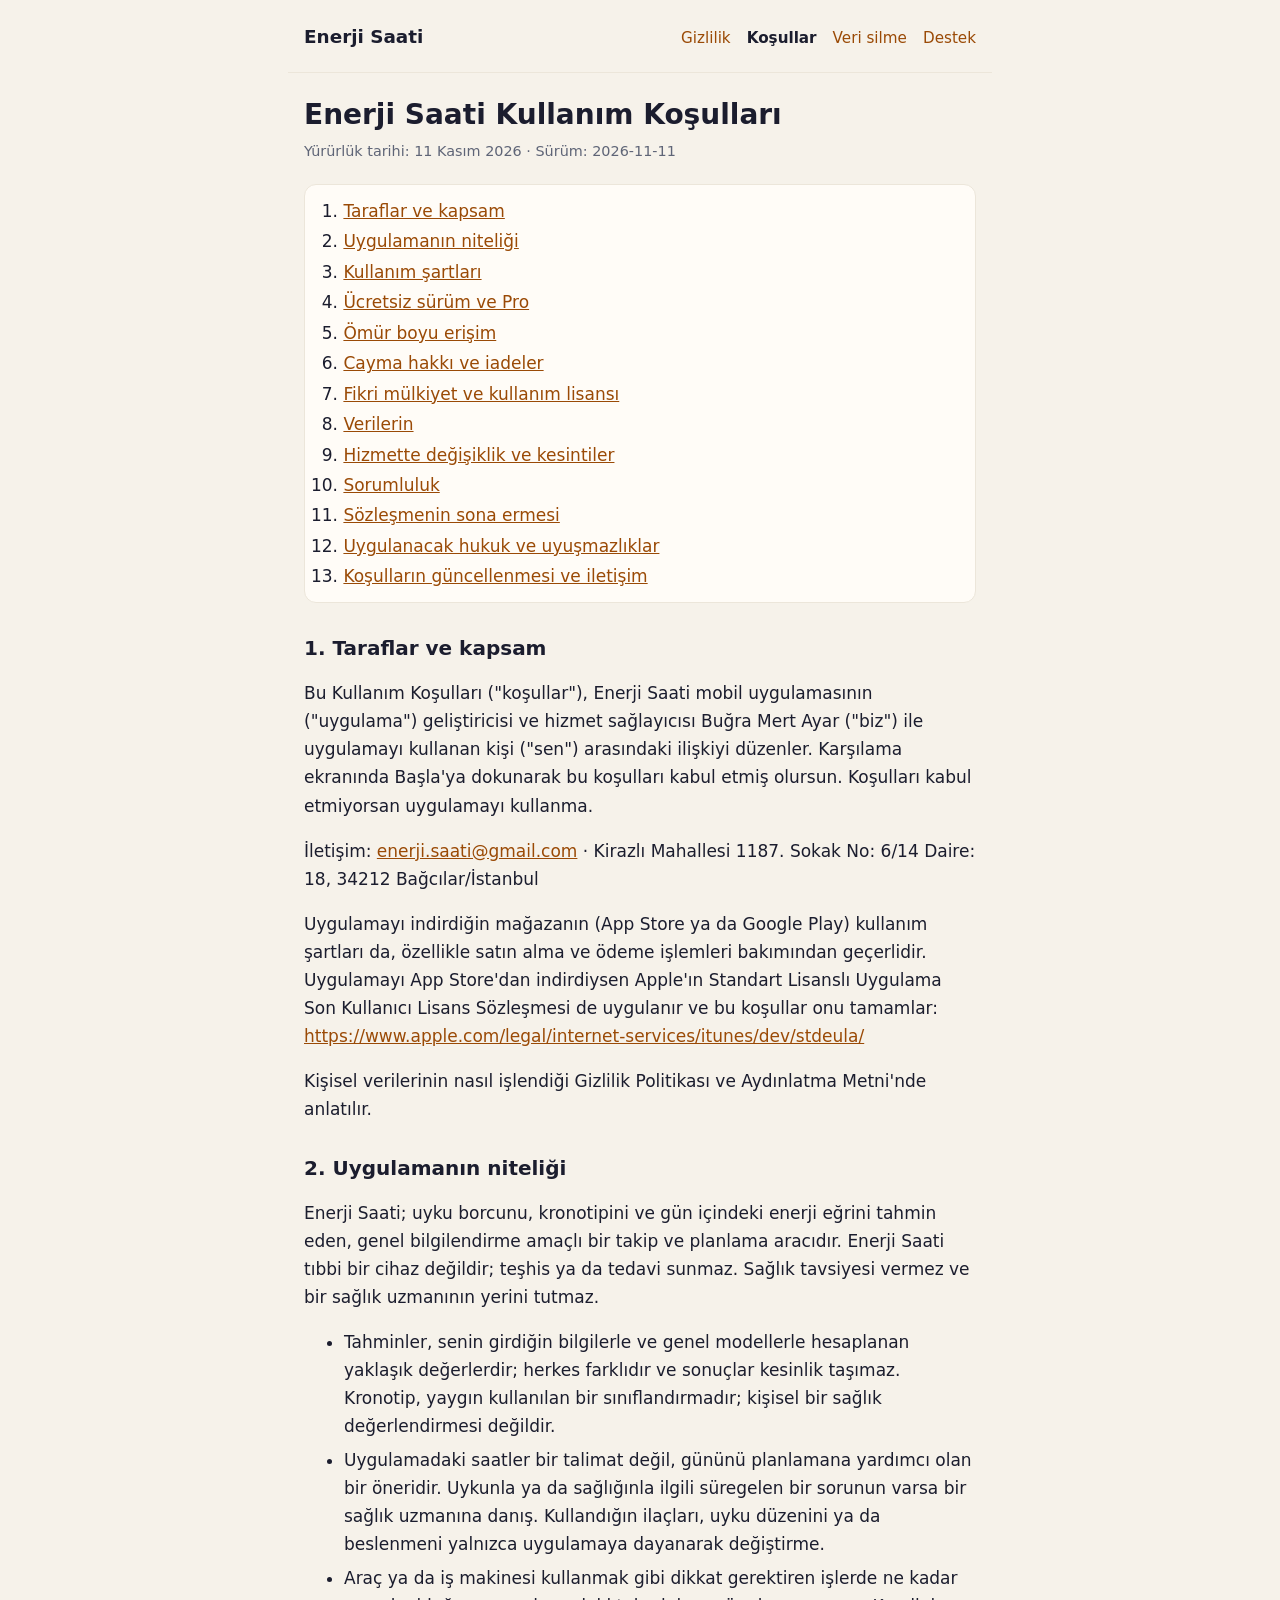
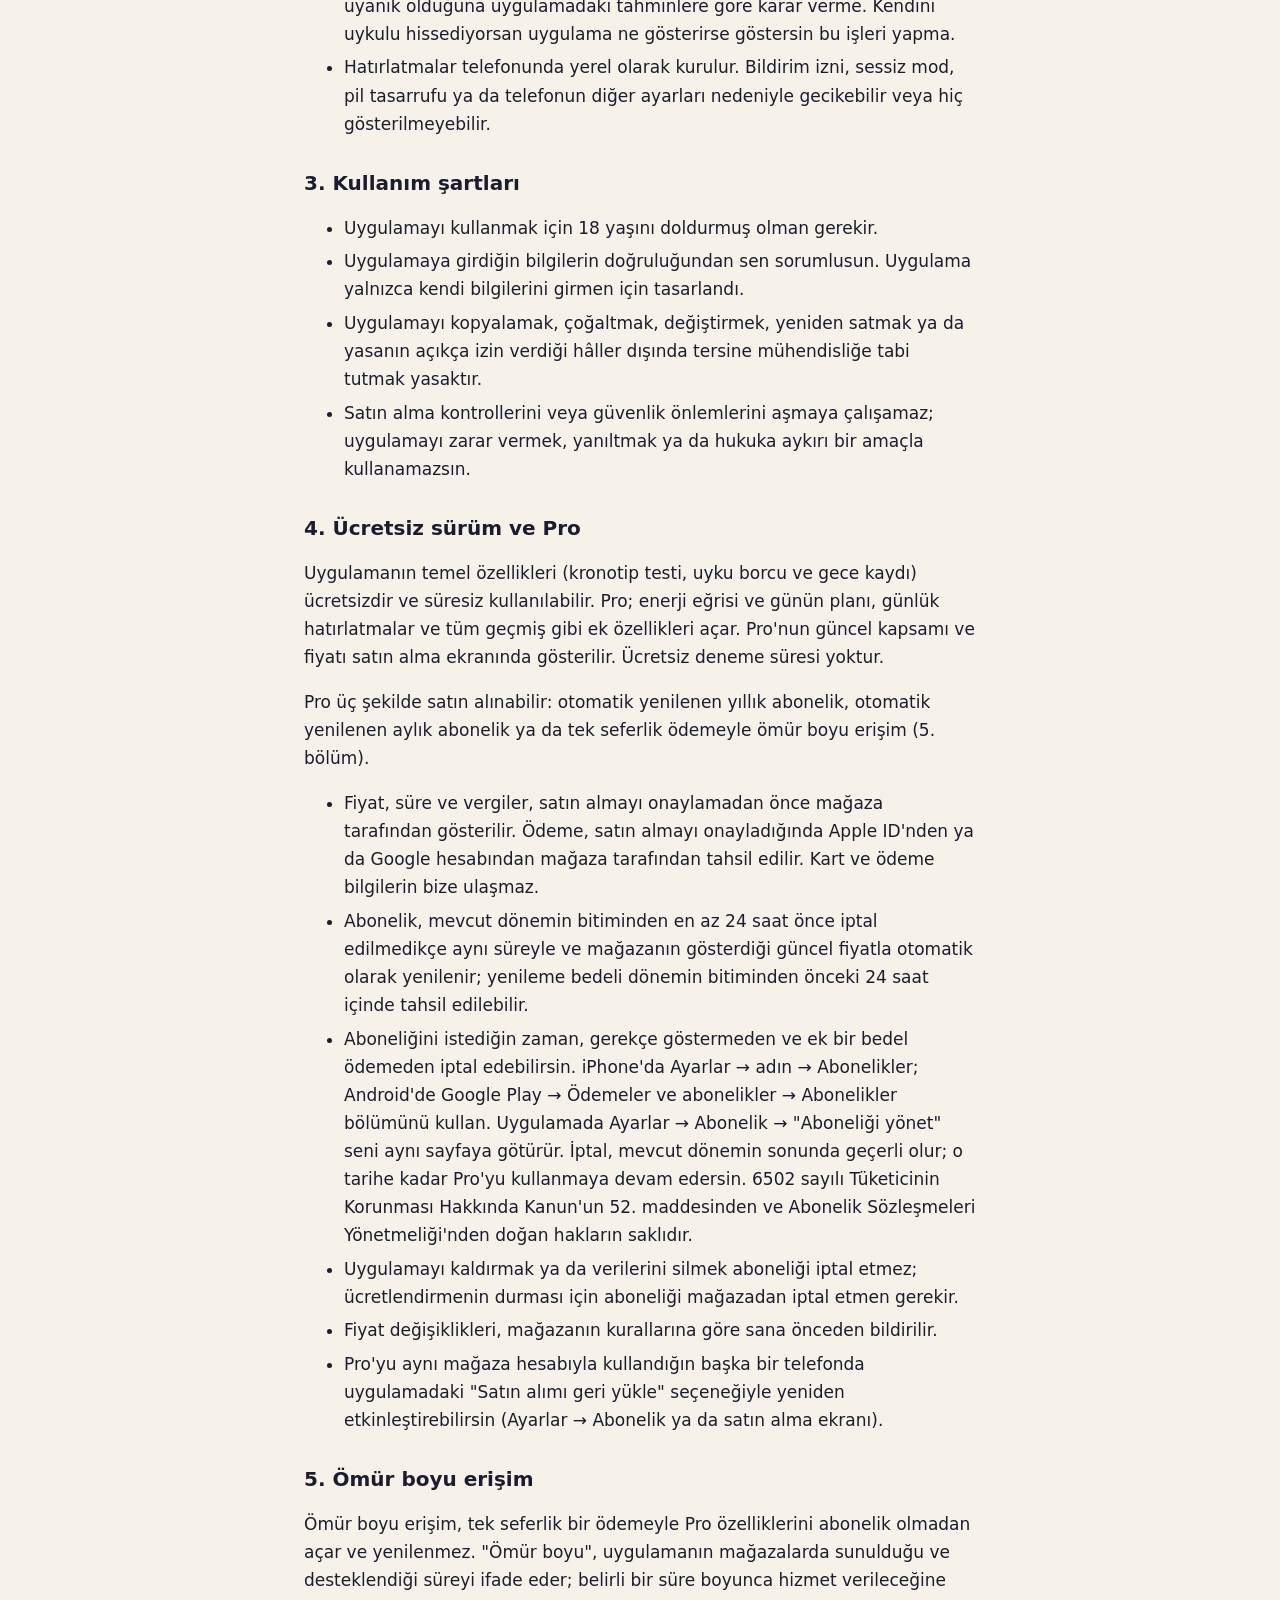
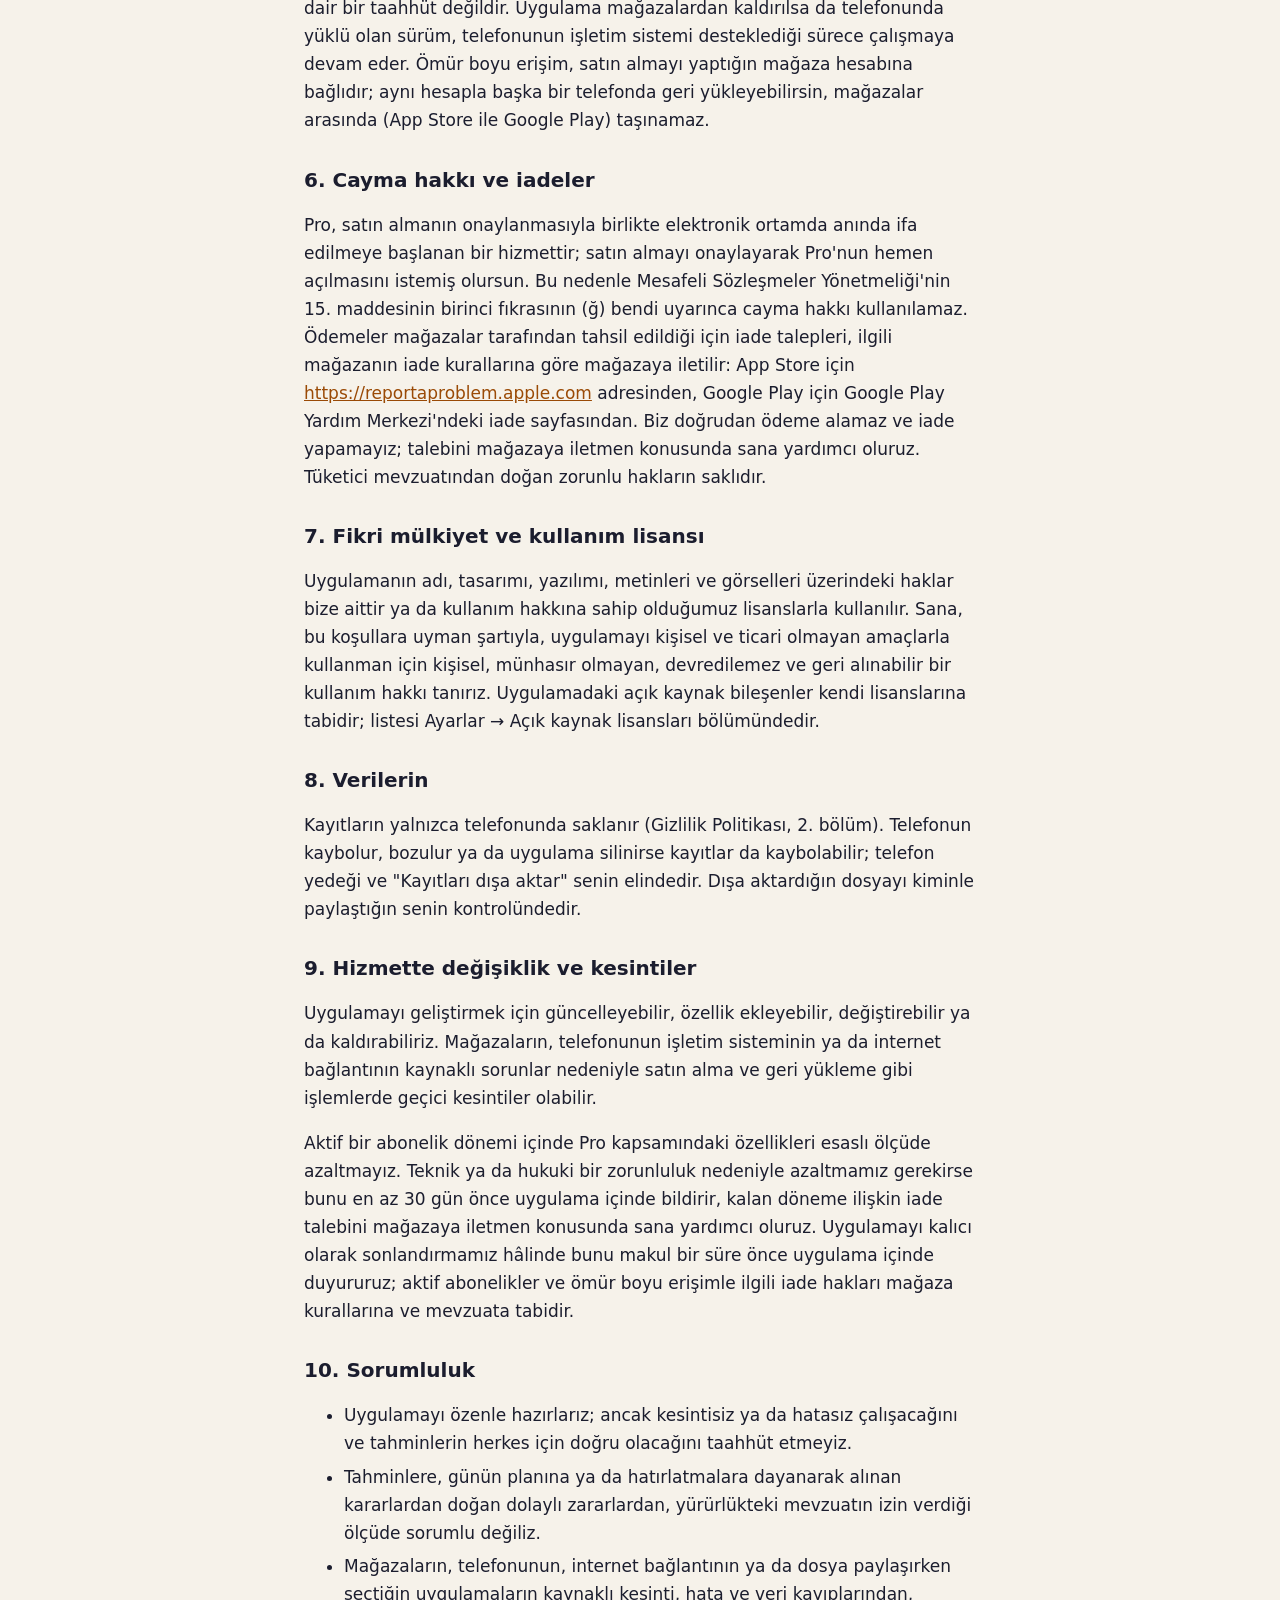
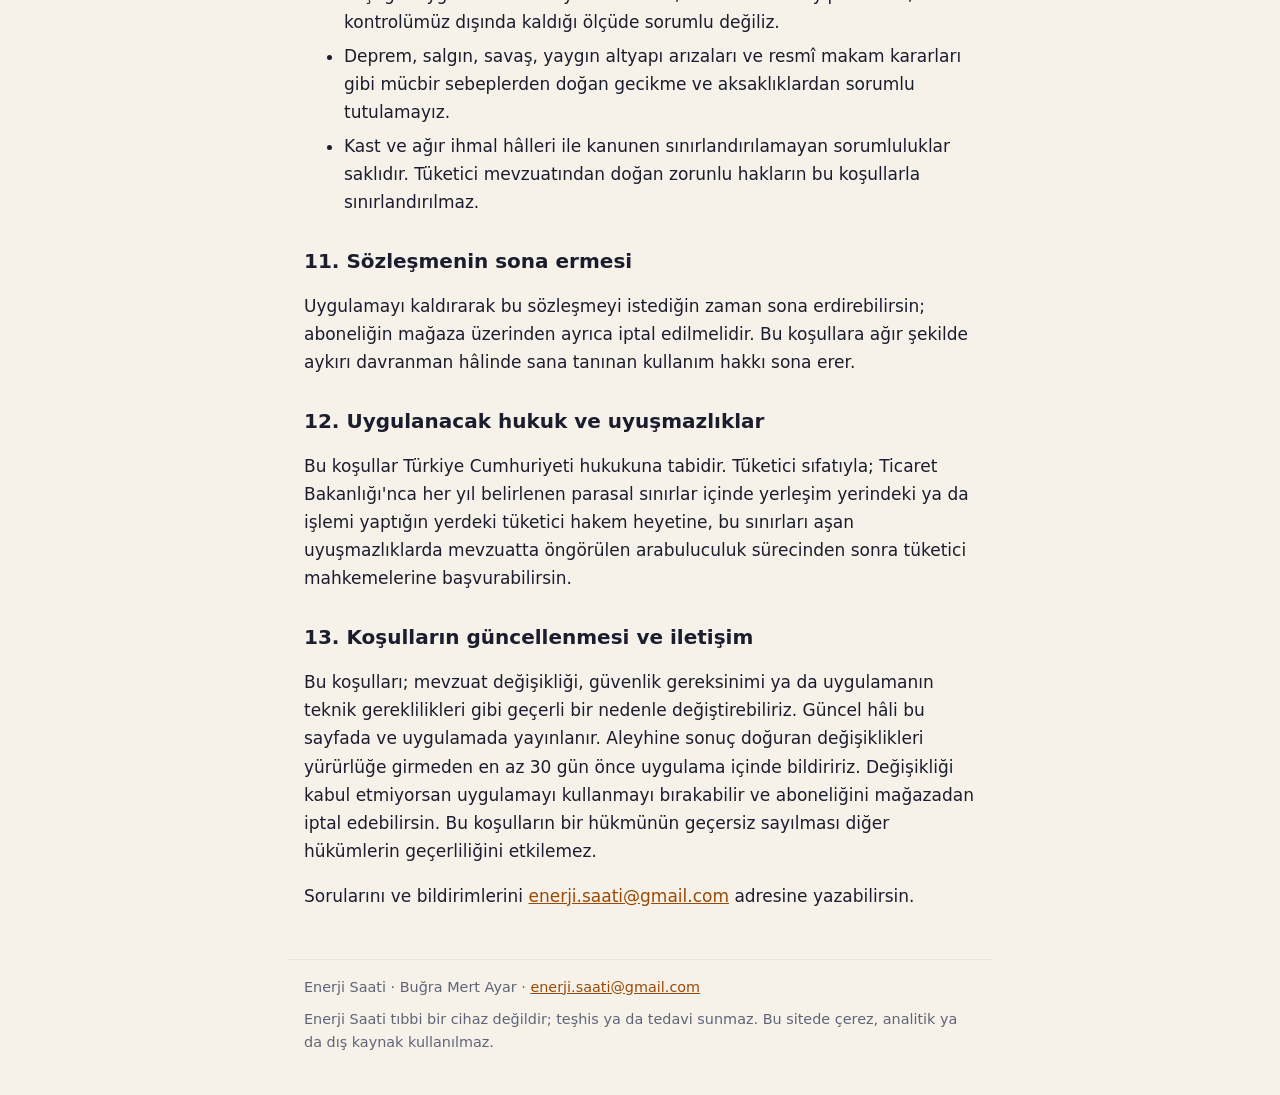
<file: kosullar.html>
<!doctype html>
<html lang="tr">
<head>
<meta charset="utf-8">
<meta name="viewport" content="width=device-width, initial-scale=1">
<title>Kullanım Koşulları · Enerji Saati</title>
<meta name="description" content="Enerji Saati uygulamasının kullanım koşulları: Pro aboneliği, ömür boyu erişim, iptal, iade, lisans ve sorumluluk.">
<link rel="stylesheet" href="style.css">
</head>
<body>
<header class="site-header">
<a class="brand" href="index.html">Enerji Saati</a>
<nav aria-label="Yasal sayfalar">
<a href="gizlilik.html">Gizlilik</a>
<a href="kosullar.html" aria-current="page">Koşullar</a>
<a href="veri-silme.html">Veri silme</a>
<a href="destek.html">Destek</a>
</nav>
</header>
<main>
<h1>Enerji Saati Kullanım Koşulları</h1>
<p class="meta">Yürürlük tarihi: 11 Kasım 2026 · Sürüm: 2026-11-11</p>
<nav class="toc" aria-label="İçindekiler">
<ol>
<li><a href="#taraflar-ve-kapsam">Taraflar ve kapsam</a></li>
<li><a href="#uygulamanin-niteligi">Uygulamanın niteliği</a></li>
<li><a href="#kullanim-sartlari">Kullanım şartları</a></li>
<li><a href="#ucretsiz-surum-ve-pro">Ücretsiz sürüm ve Pro</a></li>
<li><a href="#omur-boyu-erisim">Ömür boyu erişim</a></li>
<li><a href="#cayma-hakki-ve-iadeler">Cayma hakkı ve iadeler</a></li>
<li><a href="#fikri-mulkiyet-ve-kullanim-lisansi">Fikri mülkiyet ve kullanım lisansı</a></li>
<li><a href="#verilerin">Verilerin</a></li>
<li><a href="#hizmette-degisiklik-ve-kesintiler">Hizmette değişiklik ve kesintiler</a></li>
<li><a href="#sorumluluk">Sorumluluk</a></li>
<li><a href="#sozlesmenin-sona-ermesi">Sözleşmenin sona ermesi</a></li>
<li><a href="#uygulanacak-hukuk-ve-uyusmazliklar">Uygulanacak hukuk ve uyuşmazlıklar</a></li>
<li><a href="#kosullarin-guncellenmesi-ve-iletisim">Koşulların güncellenmesi ve iletişim</a></li>
</ol>
</nav>
<h2 id="taraflar-ve-kapsam">1. Taraflar ve kapsam</h2>
<p>Bu Kullanım Koşulları (&quot;koşullar&quot;), Enerji Saati mobil uygulamasının (&quot;uygulama&quot;) geliştiricisi ve hizmet sağlayıcısı Buğra Mert Ayar (&quot;biz&quot;) ile uygulamayı kullanan kişi (&quot;sen&quot;) arasındaki ilişkiyi düzenler. Karşılama ekranında Başla'ya dokunarak bu koşulları kabul etmiş olursun. Koşulları kabul etmiyorsan uygulamayı kullanma.</p>
<p>İletişim: <a href="mailto:enerji.saati@gmail.com">enerji.saati@gmail.com</a> · Kirazlı Mahallesi 1187. Sokak No: 6/14 Daire: 18, 34212 Bağcılar/İstanbul</p>
<p>Uygulamayı indirdiğin mağazanın (App Store ya da Google Play) kullanım şartları da, özellikle satın alma ve ödeme işlemleri bakımından geçerlidir. Uygulamayı App Store'dan indirdiysen Apple'ın Standart Lisanslı Uygulama Son Kullanıcı Lisans Sözleşmesi de uygulanır ve bu koşullar onu tamamlar: <a href="https://www.apple.com/legal/internet-services/itunes/dev/stdeula/">https://www.apple.com/legal/internet-services/itunes/dev/stdeula/</a></p>
<p>Kişisel verilerinin nasıl işlendiği Gizlilik Politikası ve Aydınlatma Metni'nde anlatılır.</p>
<h2 id="uygulamanin-niteligi">2. Uygulamanın niteliği</h2>
<p>Enerji Saati; uyku borcunu, kronotipini ve gün içindeki enerji eğrini tahmin eden, genel bilgilendirme amaçlı bir takip ve planlama aracıdır. Enerji Saati tıbbi bir cihaz değildir; teşhis ya da tedavi sunmaz. Sağlık tavsiyesi vermez ve bir sağlık uzmanının yerini tutmaz.</p>
<ul>
<li>Tahminler, senin girdiğin bilgilerle ve genel modellerle hesaplanan yaklaşık değerlerdir; herkes farklıdır ve sonuçlar kesinlik taşımaz. Kronotip, yaygın kullanılan bir sınıflandırmadır; kişisel bir sağlık değerlendirmesi değildir.</li>
<li>Uygulamadaki saatler bir talimat değil, gününü planlamana yardımcı olan bir öneridir. Uykunla ya da sağlığınla ilgili süregelen bir sorunun varsa bir sağlık uzmanına danış. Kullandığın ilaçları, uyku düzenini ya da beslenmeni yalnızca uygulamaya dayanarak değiştirme.</li>
<li>Araç ya da iş makinesi kullanmak gibi dikkat gerektiren işlerde ne kadar uyanık olduğuna uygulamadaki tahminlere göre karar verme. Kendini uykulu hissediyorsan uygulama ne gösterirse göstersin bu işleri yapma.</li>
<li>Hatırlatmalar telefonunda yerel olarak kurulur. Bildirim izni, sessiz mod, pil tasarrufu ya da telefonun diğer ayarları nedeniyle gecikebilir veya hiç gösterilmeyebilir.</li>
</ul>
<h2 id="kullanim-sartlari">3. Kullanım şartları</h2>
<ul>
<li>Uygulamayı kullanmak için 18 yaşını doldurmuş olman gerekir.</li>
<li>Uygulamaya girdiğin bilgilerin doğruluğundan sen sorumlusun. Uygulama yalnızca kendi bilgilerini girmen için tasarlandı.</li>
<li>Uygulamayı kopyalamak, çoğaltmak, değiştirmek, yeniden satmak ya da yasanın açıkça izin verdiği hâller dışında tersine mühendisliğe tabi tutmak yasaktır.</li>
<li>Satın alma kontrollerini veya güvenlik önlemlerini aşmaya çalışamaz; uygulamayı zarar vermek, yanıltmak ya da hukuka aykırı bir amaçla kullanamazsın.</li>
</ul>
<h2 id="ucretsiz-surum-ve-pro">4. Ücretsiz sürüm ve Pro</h2>
<p>Uygulamanın temel özellikleri (kronotip testi, uyku borcu ve gece kaydı) ücretsizdir ve süresiz kullanılabilir. Pro; enerji eğrisi ve günün planı, günlük hatırlatmalar ve tüm geçmiş gibi ek özellikleri açar. Pro'nun güncel kapsamı ve fiyatı satın alma ekranında gösterilir. Ücretsiz deneme süresi yoktur.</p>
<p>Pro üç şekilde satın alınabilir: otomatik yenilenen yıllık abonelik, otomatik yenilenen aylık abonelik ya da tek seferlik ödemeyle ömür boyu erişim (5. bölüm).</p>
<ul>
<li>Fiyat, süre ve vergiler, satın almayı onaylamadan önce mağaza tarafından gösterilir. Ödeme, satın almayı onayladığında Apple ID'nden ya da Google hesabından mağaza tarafından tahsil edilir. Kart ve ödeme bilgilerin bize ulaşmaz.</li>
<li>Abonelik, mevcut dönemin bitiminden en az 24 saat önce iptal edilmedikçe aynı süreyle ve mağazanın gösterdiği güncel fiyatla otomatik olarak yenilenir; yenileme bedeli dönemin bitiminden önceki 24 saat içinde tahsil edilebilir.</li>
<li>Aboneliğini istediğin zaman, gerekçe göstermeden ve ek bir bedel ödemeden iptal edebilirsin. iPhone'da Ayarlar → adın → Abonelikler; Android'de Google Play → Ödemeler ve abonelikler → Abonelikler bölümünü kullan. Uygulamada Ayarlar → Abonelik → &quot;Aboneliği yönet&quot; seni aynı sayfaya götürür. İptal, mevcut dönemin sonunda geçerli olur; o tarihe kadar Pro'yu kullanmaya devam edersin. 6502 sayılı Tüketicinin Korunması Hakkında Kanun'un 52. maddesinden ve Abonelik Sözleşmeleri Yönetmeliği'nden doğan hakların saklıdır.</li>
<li>Uygulamayı kaldırmak ya da verilerini silmek aboneliği iptal etmez; ücretlendirmenin durması için aboneliği mağazadan iptal etmen gerekir.</li>
<li>Fiyat değişiklikleri, mağazanın kurallarına göre sana önceden bildirilir.</li>
<li>Pro'yu aynı mağaza hesabıyla kullandığın başka bir telefonda uygulamadaki &quot;Satın alımı geri yükle&quot; seçeneğiyle yeniden etkinleştirebilirsin (Ayarlar → Abonelik ya da satın alma ekranı).</li>
</ul>
<h2 id="omur-boyu-erisim">5. Ömür boyu erişim</h2>
<p>Ömür boyu erişim, tek seferlik bir ödemeyle Pro özelliklerini abonelik olmadan açar ve yenilenmez. &quot;Ömür boyu&quot;, uygulamanın mağazalarda sunulduğu ve desteklendiği süreyi ifade eder; belirli bir süre boyunca hizmet verileceğine dair bir taahhüt değildir. Uygulama mağazalardan kaldırılsa da telefonunda yüklü olan sürüm, telefonunun işletim sistemi desteklediği sürece çalışmaya devam eder. Ömür boyu erişim, satın almayı yaptığın mağaza hesabına bağlıdır; aynı hesapla başka bir telefonda geri yükleyebilirsin, mağazalar arasında (App Store ile Google Play) taşınamaz.</p>
<h2 id="cayma-hakki-ve-iadeler">6. Cayma hakkı ve iadeler</h2>
<p>Pro, satın almanın onaylanmasıyla birlikte elektronik ortamda anında ifa edilmeye başlanan bir hizmettir; satın almayı onaylayarak Pro'nun hemen açılmasını istemiş olursun. Bu nedenle Mesafeli Sözleşmeler Yönetmeliği'nin 15. maddesinin birinci fıkrasının (ğ) bendi uyarınca cayma hakkı kullanılamaz. Ödemeler mağazalar tarafından tahsil edildiği için iade talepleri, ilgili mağazanın iade kurallarına göre mağazaya iletilir: App Store için <a href="https://reportaproblem.apple.com">https://reportaproblem.apple.com</a> adresinden, Google Play için Google Play Yardım Merkezi'ndeki iade sayfasından. Biz doğrudan ödeme alamaz ve iade yapamayız; talebini mağazaya iletmen konusunda sana yardımcı oluruz. Tüketici mevzuatından doğan zorunlu hakların saklıdır.</p>
<h2 id="fikri-mulkiyet-ve-kullanim-lisansi">7. Fikri mülkiyet ve kullanım lisansı</h2>
<p>Uygulamanın adı, tasarımı, yazılımı, metinleri ve görselleri üzerindeki haklar bize aittir ya da kullanım hakkına sahip olduğumuz lisanslarla kullanılır. Sana, bu koşullara uyman şartıyla, uygulamayı kişisel ve ticari olmayan amaçlarla kullanman için kişisel, münhasır olmayan, devredilemez ve geri alınabilir bir kullanım hakkı tanırız. Uygulamadaki açık kaynak bileşenler kendi lisanslarına tabidir; listesi Ayarlar → Açık kaynak lisansları bölümündedir.</p>
<h2 id="verilerin">8. Verilerin</h2>
<p>Kayıtların yalnızca telefonunda saklanır (Gizlilik Politikası, 2. bölüm). Telefonun kaybolur, bozulur ya da uygulama silinirse kayıtlar da kaybolabilir; telefon yedeği ve &quot;Kayıtları dışa aktar&quot; senin elindedir. Dışa aktardığın dosyayı kiminle paylaştığın senin kontrolündedir.</p>
<h2 id="hizmette-degisiklik-ve-kesintiler">9. Hizmette değişiklik ve kesintiler</h2>
<p>Uygulamayı geliştirmek için güncelleyebilir, özellik ekleyebilir, değiştirebilir ya da kaldırabiliriz. Mağazaların, telefonunun işletim sisteminin ya da internet bağlantının kaynaklı sorunlar nedeniyle satın alma ve geri yükleme gibi işlemlerde geçici kesintiler olabilir.</p>
<p>Aktif bir abonelik dönemi içinde Pro kapsamındaki özellikleri esaslı ölçüde azaltmayız. Teknik ya da hukuki bir zorunluluk nedeniyle azaltmamız gerekirse bunu en az 30 gün önce uygulama içinde bildirir, kalan döneme ilişkin iade talebini mağazaya iletmen konusunda sana yardımcı oluruz. Uygulamayı kalıcı olarak sonlandırmamız hâlinde bunu makul bir süre önce uygulama içinde duyururuz; aktif abonelikler ve ömür boyu erişimle ilgili iade hakları mağaza kurallarına ve mevzuata tabidir.</p>
<h2 id="sorumluluk">10. Sorumluluk</h2>
<ul>
<li>Uygulamayı özenle hazırlarız; ancak kesintisiz ya da hatasız çalışacağını ve tahminlerin herkes için doğru olacağını taahhüt etmeyiz.</li>
<li>Tahminlere, günün planına ya da hatırlatmalara dayanarak alınan kararlardan doğan dolaylı zararlardan, yürürlükteki mevzuatın izin verdiği ölçüde sorumlu değiliz.</li>
<li>Mağazaların, telefonunun, internet bağlantının ya da dosya paylaşırken seçtiğin uygulamaların kaynaklı kesinti, hata ve veri kayıplarından, kontrolümüz dışında kaldığı ölçüde sorumlu değiliz.</li>
<li>Deprem, salgın, savaş, yaygın altyapı arızaları ve resmî makam kararları gibi mücbir sebeplerden doğan gecikme ve aksaklıklardan sorumlu tutulamayız.</li>
<li>Kast ve ağır ihmal hâlleri ile kanunen sınırlandırılamayan sorumluluklar saklıdır. Tüketici mevzuatından doğan zorunlu hakların bu koşullarla sınırlandırılmaz.</li>
</ul>
<h2 id="sozlesmenin-sona-ermesi">11. Sözleşmenin sona ermesi</h2>
<p>Uygulamayı kaldırarak bu sözleşmeyi istediğin zaman sona erdirebilirsin; aboneliğin mağaza üzerinden ayrıca iptal edilmelidir. Bu koşullara ağır şekilde aykırı davranman hâlinde sana tanınan kullanım hakkı sona erer.</p>
<h2 id="uygulanacak-hukuk-ve-uyusmazliklar">12. Uygulanacak hukuk ve uyuşmazlıklar</h2>
<p>Bu koşullar Türkiye Cumhuriyeti hukukuna tabidir. Tüketici sıfatıyla; Ticaret Bakanlığı'nca her yıl belirlenen parasal sınırlar içinde yerleşim yerindeki ya da işlemi yaptığın yerdeki tüketici hakem heyetine, bu sınırları aşan uyuşmazlıklarda mevzuatta öngörülen arabuluculuk sürecinden sonra tüketici mahkemelerine başvurabilirsin.</p>
<h2 id="kosullarin-guncellenmesi-ve-iletisim">13. Koşulların güncellenmesi ve iletişim</h2>
<p>Bu koşulları; mevzuat değişikliği, güvenlik gereksinimi ya da uygulamanın teknik gereklilikleri gibi geçerli bir nedenle değiştirebiliriz. Güncel hâli bu sayfada ve uygulamada yayınlanır. Aleyhine sonuç doğuran değişiklikleri yürürlüğe girmeden en az 30 gün önce uygulama içinde bildiririz. Değişikliği kabul etmiyorsan uygulamayı kullanmayı bırakabilir ve aboneliğini mağazadan iptal edebilirsin. Bu koşulların bir hükmünün geçersiz sayılması diğer hükümlerin geçerliliğini etkilemez.</p>
<p>Sorularını ve bildirimlerini <a href="mailto:enerji.saati@gmail.com">enerji.saati@gmail.com</a> adresine yazabilirsin.</p>
</main>
<footer class="site-footer">
<p>Enerji Saati · Buğra Mert Ayar · <a href="mailto:enerji.saati@gmail.com">enerji.saati@gmail.com</a></p>
<p>Enerji Saati tıbbi bir cihaz değildir; teşhis ya da tedavi sunmaz. Bu sitede çerez, analitik ya da dış kaynak kullanılmaz.</p>
</footer>
</body>
</html>
</file>
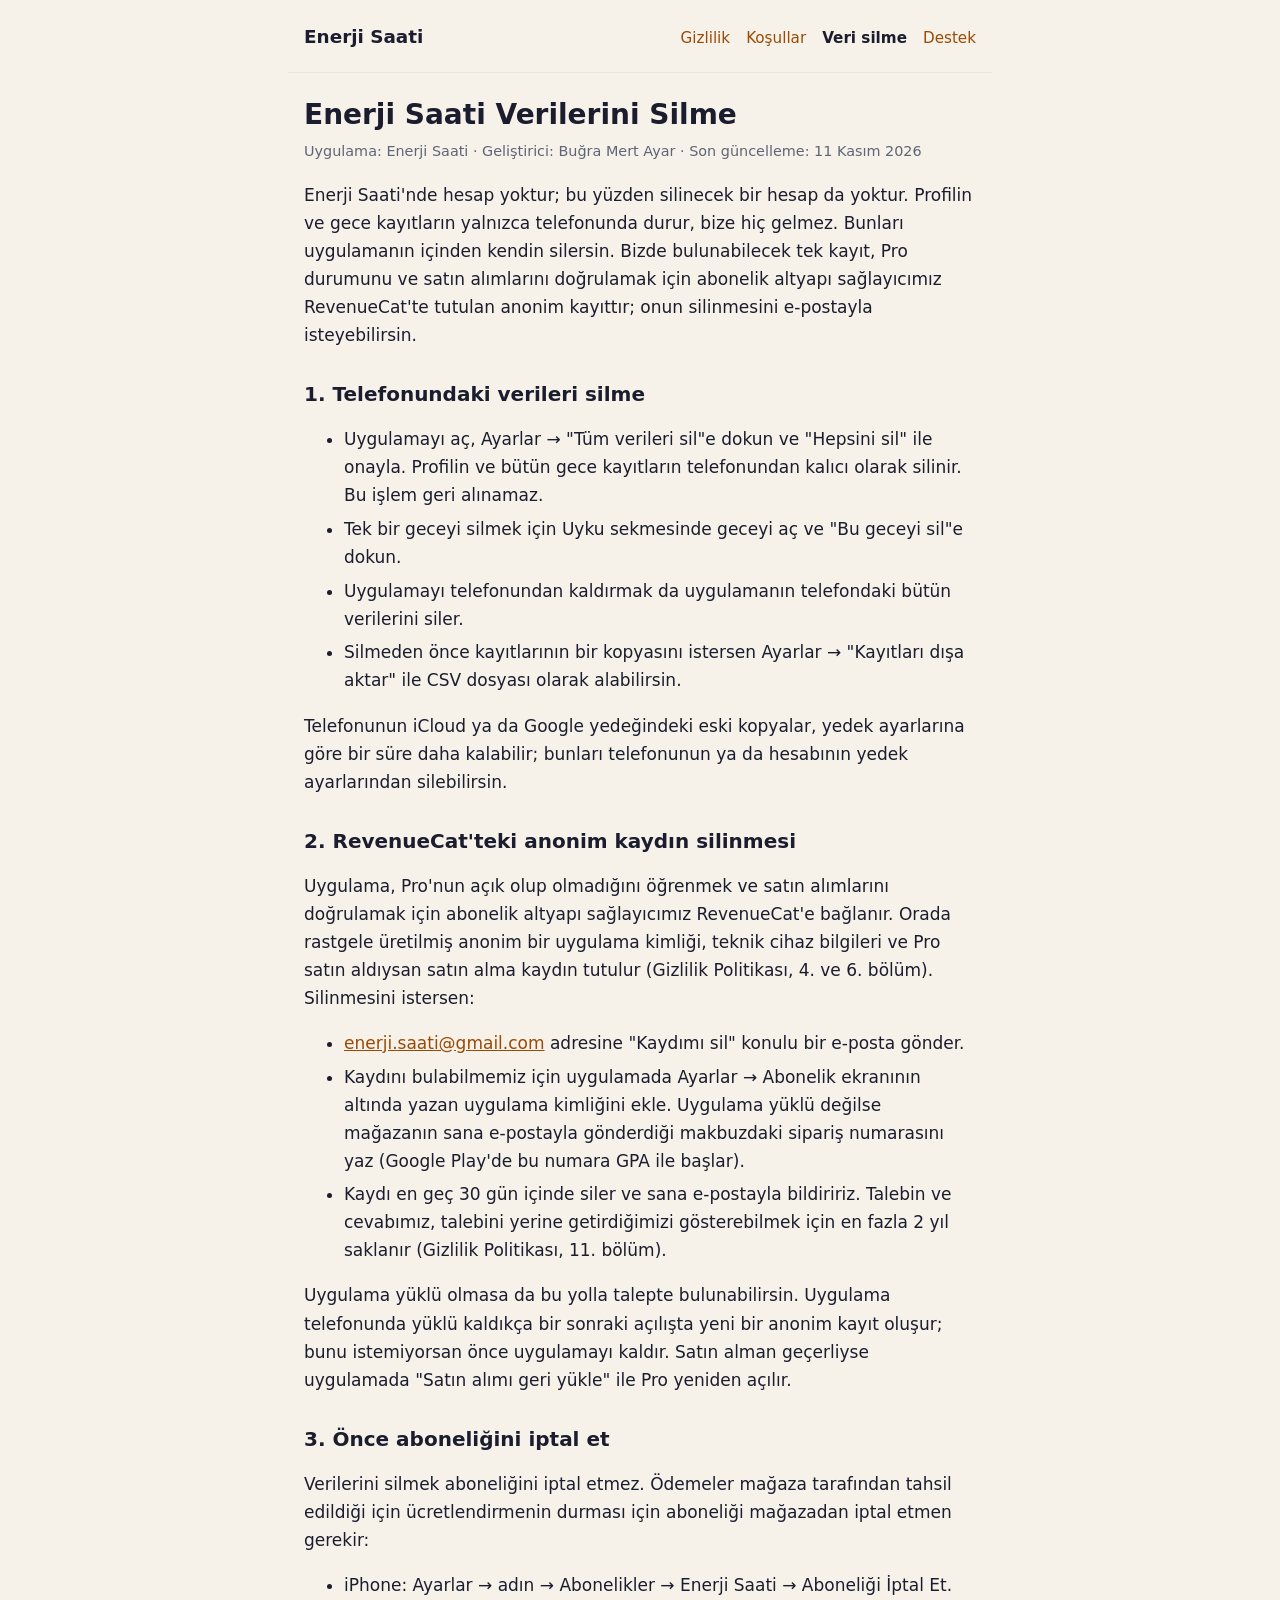
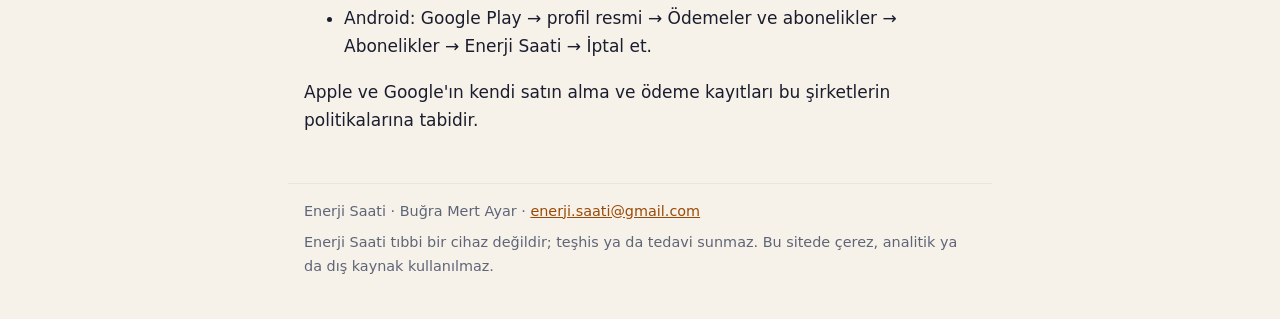
<file: veri-silme.html>
<!doctype html>
<html lang="tr">
<head>
<meta charset="utf-8">
<meta name="viewport" content="width=device-width, initial-scale=1">
<title>Verilerini Silme · Enerji Saati</title>
<meta name="description" content="Enerji Saati'nde telefonundaki verileri ve RevenueCat'teki anonim kaydını nasıl silebileceğin.">
<link rel="stylesheet" href="style.css">
</head>
<body>
<header class="site-header">
<a class="brand" href="index.html">Enerji Saati</a>
<nav aria-label="Yasal sayfalar">
<a href="gizlilik.html">Gizlilik</a>
<a href="kosullar.html">Koşullar</a>
<a href="veri-silme.html" aria-current="page">Veri silme</a>
<a href="destek.html">Destek</a>
</nav>
</header>
<main>
<h1>Enerji Saati Verilerini Silme</h1>
<p class="meta">Uygulama: Enerji Saati · Geliştirici: Buğra Mert Ayar · Son güncelleme: 11 Kasım 2026</p>
<p>Enerji Saati'nde hesap yoktur; bu yüzden silinecek bir hesap da yoktur. Profilin ve gece kayıtların yalnızca telefonunda durur, bize hiç gelmez. Bunları uygulamanın içinden kendin silersin. Bizde bulunabilecek tek kayıt, Pro durumunu ve satın alımlarını doğrulamak için abonelik altyapı sağlayıcımız RevenueCat'te tutulan anonim kayıttır; onun silinmesini e-postayla isteyebilirsin.</p>
<h2 id="telefonundaki-verileri-silme">1. Telefonundaki verileri silme</h2>
<ul>
<li>Uygulamayı aç, Ayarlar → &quot;Tüm verileri sil&quot;e dokun ve &quot;Hepsini sil&quot; ile onayla. Profilin ve bütün gece kayıtların telefonundan kalıcı olarak silinir. Bu işlem geri alınamaz.</li>
<li>Tek bir geceyi silmek için Uyku sekmesinde geceyi aç ve &quot;Bu geceyi sil&quot;e dokun.</li>
<li>Uygulamayı telefonundan kaldırmak da uygulamanın telefondaki bütün verilerini siler.</li>
<li>Silmeden önce kayıtlarının bir kopyasını istersen Ayarlar → &quot;Kayıtları dışa aktar&quot; ile CSV dosyası olarak alabilirsin.</li>
</ul>
<p>Telefonunun iCloud ya da Google yedeğindeki eski kopyalar, yedek ayarlarına göre bir süre daha kalabilir; bunları telefonunun ya da hesabının yedek ayarlarından silebilirsin.</p>
<h2 id="revenuecat-teki-anonim-kaydin-silinmesi">2. RevenueCat'teki anonim kaydın silinmesi</h2>
<p>Uygulama, Pro'nun açık olup olmadığını öğrenmek ve satın alımlarını doğrulamak için abonelik altyapı sağlayıcımız RevenueCat'e bağlanır. Orada rastgele üretilmiş anonim bir uygulama kimliği, teknik cihaz bilgileri ve Pro satın aldıysan satın alma kaydın tutulur (Gizlilik Politikası, 4. ve 6. bölüm). Silinmesini istersen:</p>
<ul>
<li><a href="mailto:enerji.saati@gmail.com">enerji.saati@gmail.com</a> adresine &quot;Kaydımı sil&quot; konulu bir e-posta gönder.</li>
<li>Kaydını bulabilmemiz için uygulamada Ayarlar → Abonelik ekranının altında yazan uygulama kimliğini ekle. Uygulama yüklü değilse mağazanın sana e-postayla gönderdiği makbuzdaki sipariş numarasını yaz (Google Play'de bu numara GPA ile başlar).</li>
<li>Kaydı en geç 30 gün içinde siler ve sana e-postayla bildiririz. Talebin ve cevabımız, talebini yerine getirdiğimizi gösterebilmek için en fazla 2 yıl saklanır (Gizlilik Politikası, 11. bölüm).</li>
</ul>
<p>Uygulama yüklü olmasa da bu yolla talepte bulunabilirsin. Uygulama telefonunda yüklü kaldıkça bir sonraki açılışta yeni bir anonim kayıt oluşur; bunu istemiyorsan önce uygulamayı kaldır. Satın alman geçerliyse uygulamada &quot;Satın alımı geri yükle&quot; ile Pro yeniden açılır.</p>
<h2 id="once-aboneligini-iptal-et">3. Önce aboneliğini iptal et</h2>
<p>Verilerini silmek aboneliğini iptal etmez. Ödemeler mağaza tarafından tahsil edildiği için ücretlendirmenin durması için aboneliği mağazadan iptal etmen gerekir:</p>
<ul>
<li>iPhone: Ayarlar → adın → Abonelikler → Enerji Saati → Aboneliği İptal Et.</li>
<li>Android: Google Play → profil resmi → Ödemeler ve abonelikler → Abonelikler → Enerji Saati → İptal et.</li>
</ul>
<p>Apple ve Google'ın kendi satın alma ve ödeme kayıtları bu şirketlerin politikalarına tabidir.</p>
</main>
<footer class="site-footer">
<p>Enerji Saati · Buğra Mert Ayar · <a href="mailto:enerji.saati@gmail.com">enerji.saati@gmail.com</a></p>
<p>Enerji Saati tıbbi bir cihaz değildir; teşhis ya da tedavi sunmaz. Bu sitede çerez, analitik ya da dış kaynak kullanılmaz.</p>
</footer>
</body>
</html>
</file>
<file: style.css>
:root {
  --bg: #F6F2EA;
  --surface: #FFFCF7;
  --text: #1B1D2E;
  --muted: #5F6577;
  --border: #ECE6DA;
  --link: #9A4A06;
  color-scheme: light dark;
}

@media (prefers-color-scheme: dark) {
  :root {
    --bg: #0C0E1A;
    --surface: #161929;
    --text: #EEF0F8;
    --muted: #A3A9BE;
    --border: #20243A;
    --link: #F6B458;
  }
}

* {
  box-sizing: border-box;
}

body {
  margin: 0;
  background: var(--bg);
  color: var(--text);
  font-family: system-ui, -apple-system, 'Segoe UI', Roboto, sans-serif;
  font-size: 1.0625rem;
  line-height: 1.65;
  -webkit-text-size-adjust: 100%;
}

a {
  color: var(--link);
  overflow-wrap: anywhere;
}

.site-header,
main,
.site-footer {
  max-width: 44rem;
  margin: 0 auto;
  padding-left: 1rem;
  padding-right: 1rem;
}

.site-header {
  display: flex;
  flex-wrap: wrap;
  align-items: baseline;
  justify-content: space-between;
  gap: 0.5rem 1.5rem;
  padding-top: 1.25rem;
  padding-bottom: 1rem;
  border-bottom: 1px solid var(--border);
}

.brand {
  font-weight: 700;
  font-size: 1.15rem;
  color: var(--text);
  text-decoration: none;
}

.site-header nav {
  display: flex;
  flex-wrap: wrap;
  gap: 0.25rem 1rem;
  font-size: 0.95rem;
}

.site-header nav a {
  text-decoration: none;
  padding: 0.35rem 0;
}

.site-header nav a[aria-current='page'] {
  color: var(--text);
  font-weight: 600;
}

main {
  padding-top: 1.5rem;
  padding-bottom: 2rem;
}

h1 {
  font-size: 1.75rem;
  line-height: 1.25;
  margin: 0 0 0.5rem;
}

h2 {
  font-size: 1.25rem;
  line-height: 1.35;
  margin: 2rem 0 0.5rem;
  scroll-margin-top: 1rem;
}

li + li {
  margin-top: 0.35rem;
}

.meta {
  color: var(--muted);
  font-size: 0.9rem;
  margin-top: 0;
}

.toc,
.notice {
  background: var(--surface);
  border: 1px solid var(--border);
  border-radius: 0.75rem;
  padding: 0.75rem 1rem;
  margin: 1.25rem 0;
}

.toc ol {
  margin: 0;
  padding-left: 1.4rem;
}

.toc li + li {
  margin-top: 0.15rem;
}

.site-footer {
  border-top: 1px solid var(--border);
  padding-top: 1rem;
  padding-bottom: 2rem;
  color: var(--muted);
  font-size: 0.9rem;
}

.site-footer p {
  margin: 0 0 0.5rem;
}
</file>
